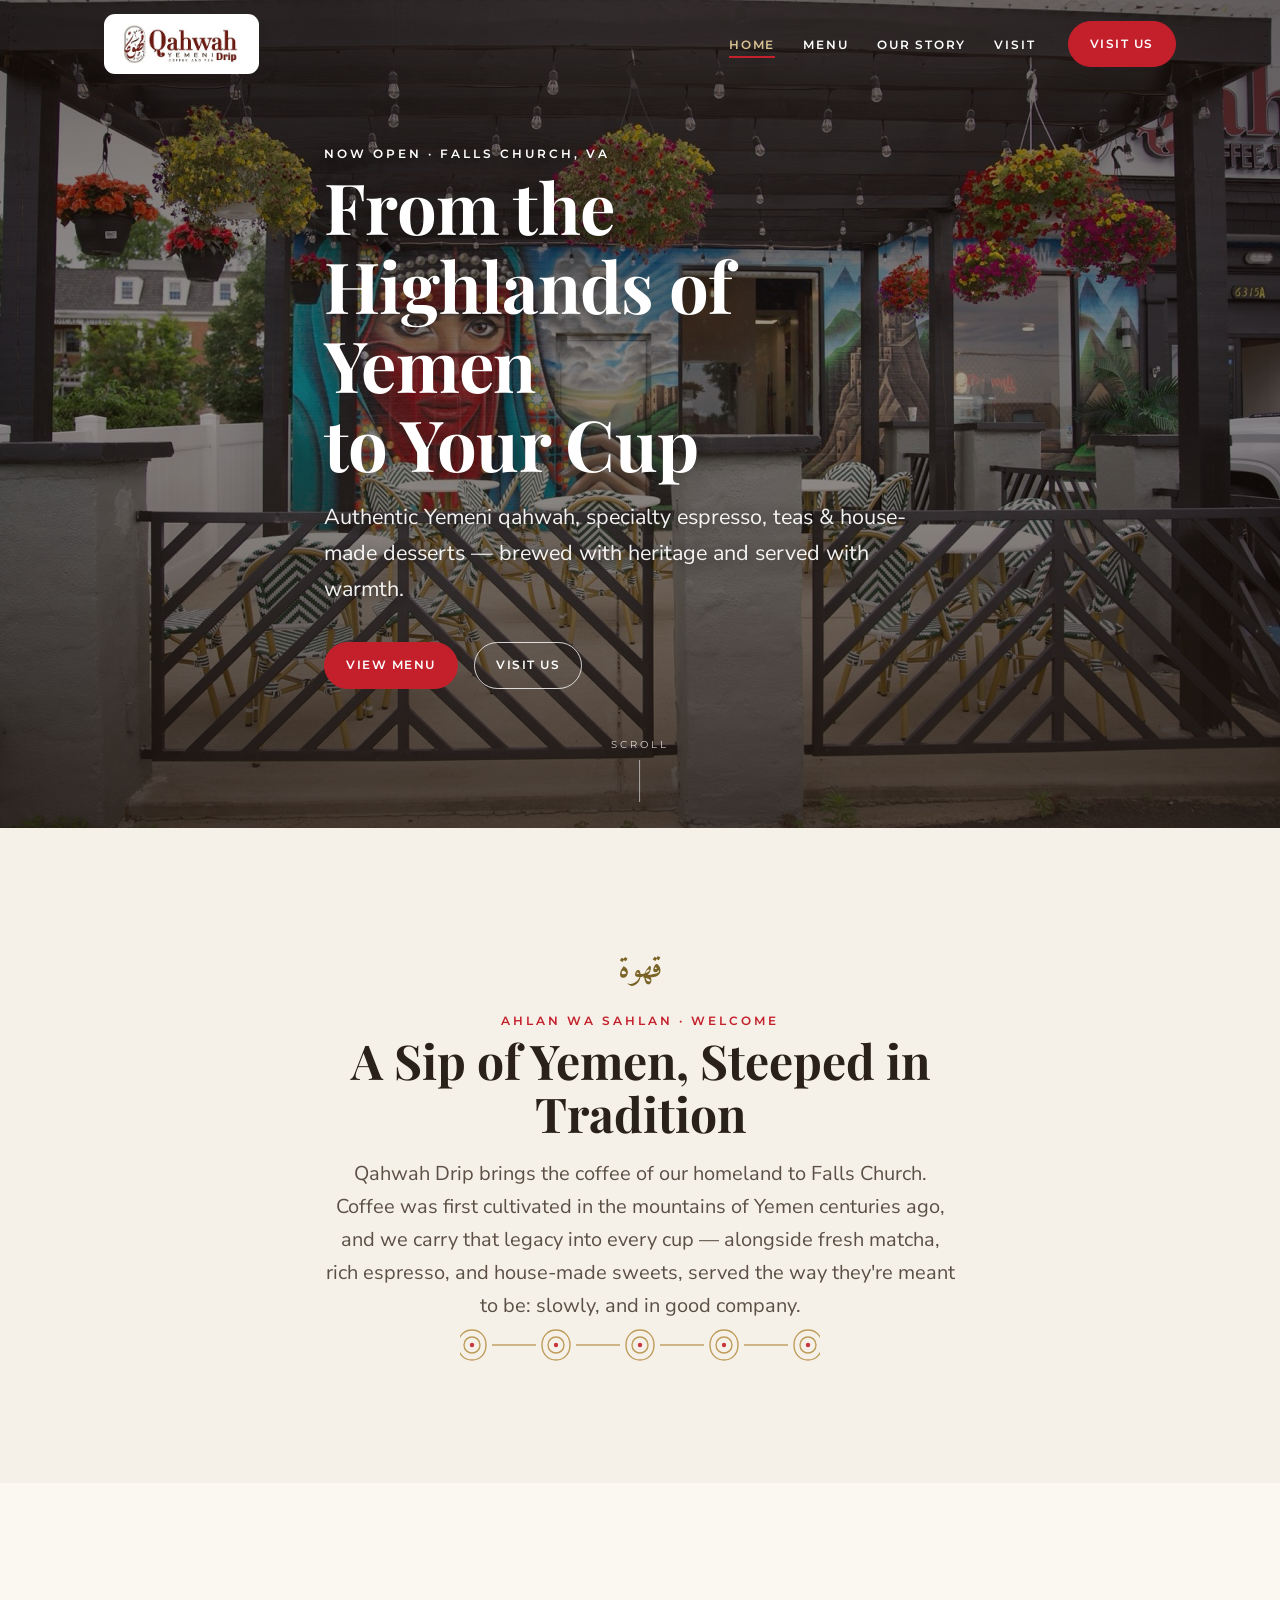
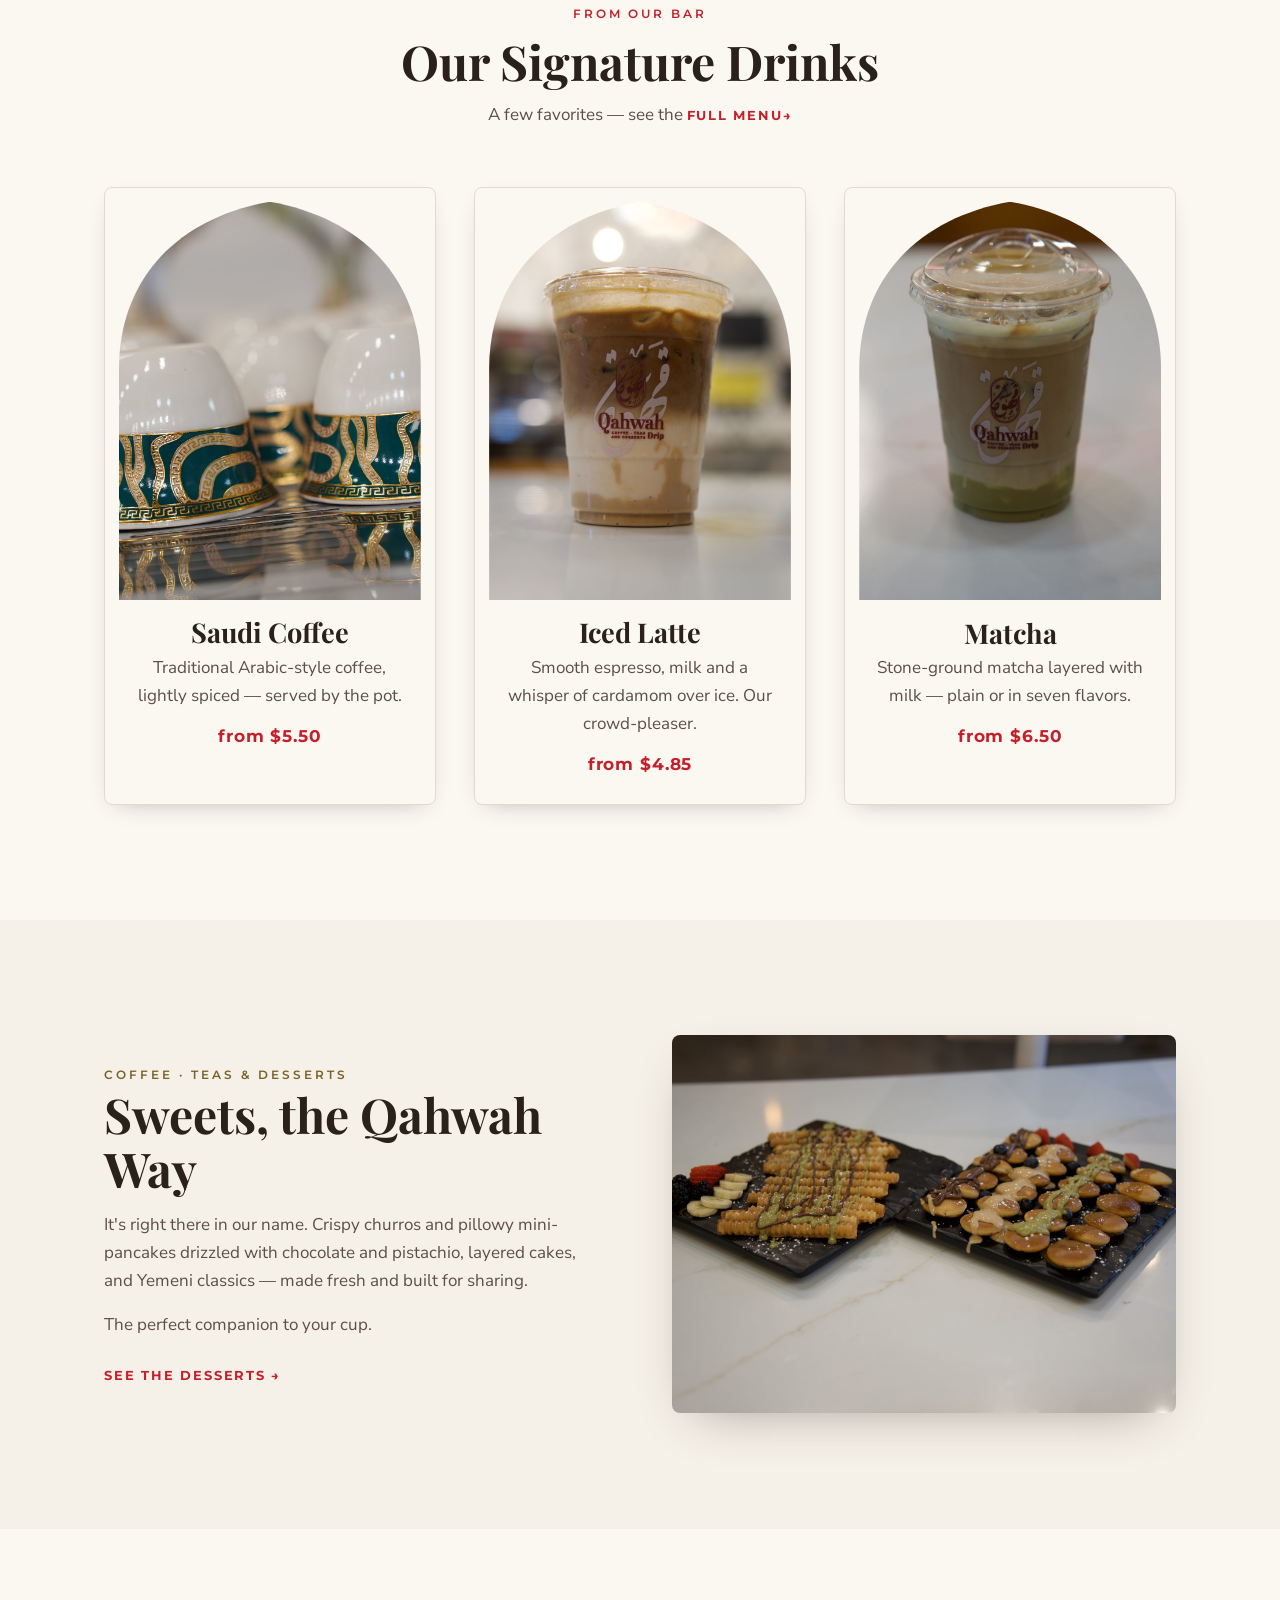
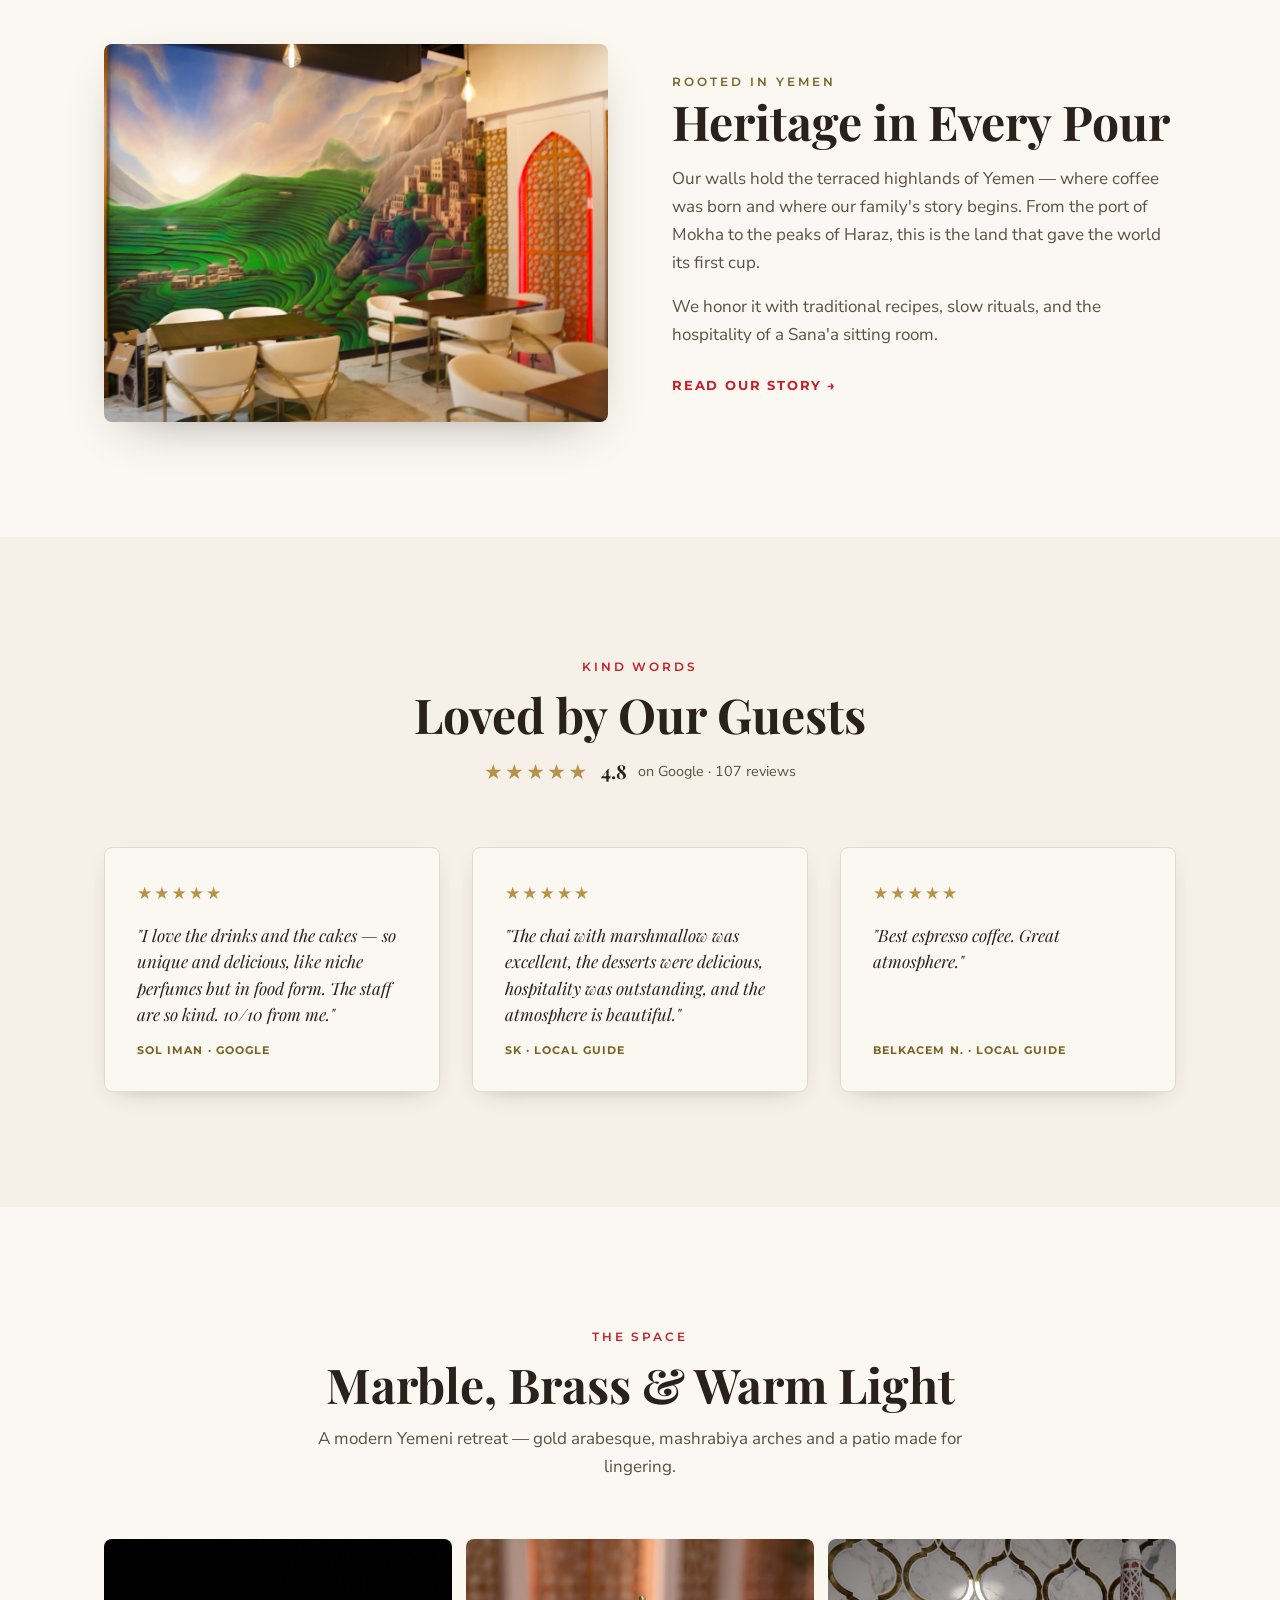
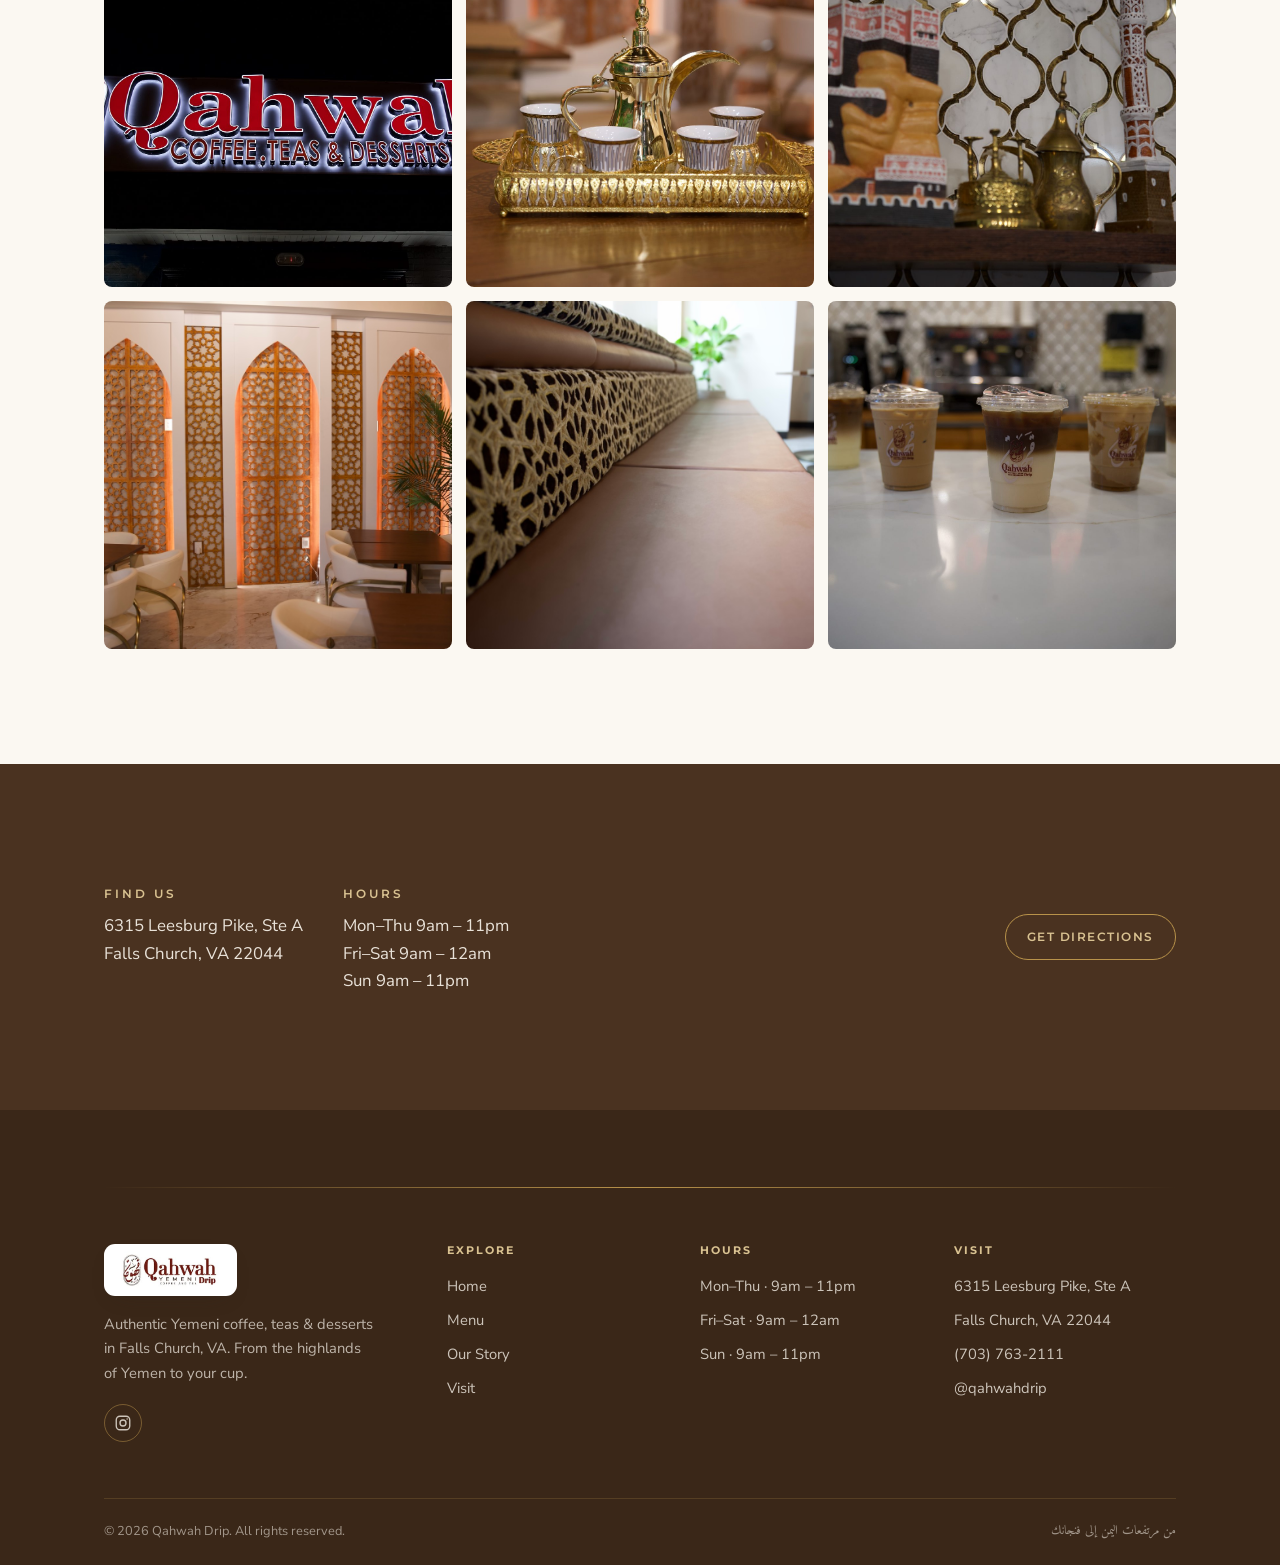
<file: site/public/index.html>
<!DOCTYPE html>
<html lang="en">
<head>
  <meta charset="UTF-8" />
  <meta name="viewport" content="width=device-width, initial-scale=1.0" />
  <title>Qahwah Drip — Authentic Yemeni Coffee · Falls Church, VA</title>
  <meta name="description" content="Qahwah Drip is an authentic Yemeni coffee house in Falls Church, VA — qahwah, qishr, specialty espresso, matcha, teas, and house-made desserts. Now open. Dine-in & takeout." />
  <link rel="canonical" href="https://qahwahdrip.com/" />
  <meta name="robots" content="index, follow, max-image-preview:large, max-snippet:-1" />
  <meta name="author" content="Qahwah Drip" />
  <meta name="theme-color" content="#C4202C" />
  <meta name="geo.region" content="US-VA" />
  <meta name="geo.placename" content="Falls Church" />
  <meta name="geo.position" content="38.870886;-77.155263" />
  <meta name="ICBM" content="38.870886, -77.155263" />
  <meta property="og:type" content="website" />
  <meta property="og:site_name" content="Qahwah Drip" />
  <meta property="og:locale" content="en_US" />
  <meta property="og:title" content="Qahwah Drip — Authentic Yemeni Coffee · Falls Church, VA" />
  <meta property="og:description" content="Authentic Yemeni qahwah, specialty espresso, matcha, teas and house-made desserts. Now open in Falls Church, VA — dine-in & takeout." />
  <meta property="og:url" content="https://qahwahdrip.com/" />
  <meta property="og:image" content="https://qahwahdrip.com/images/og-cover.jpg" />
  <meta property="og:image:width" content="1200" />
  <meta property="og:image:height" content="630" />
  <meta property="og:image:alt" content="Qahwah Drip — authentic Yemeni coffee, Falls Church, VA" />
  <meta name="twitter:card" content="summary_large_image" />
  <meta name="twitter:title" content="Qahwah Drip — Authentic Yemeni Coffee · Falls Church, VA" />
  <meta name="twitter:description" content="Authentic Yemeni qahwah, espresso, matcha, teas & house-made desserts. Now open in Falls Church, VA." />
  <meta name="twitter:image" content="https://qahwahdrip.com/images/og-cover.jpg" />
  <meta name="twitter:image:alt" content="Qahwah Drip — authentic Yemeni coffee, Falls Church, VA" />
  <link rel="manifest" href="site.webmanifest" />
  <link rel="apple-touch-icon" href="images/apple-touch-icon.png" />
  <script type="application/ld+json">
{
  "@type": "CafeOrCoffeeShop",
  "@id": "https://qahwahdrip.com/#business",
  "name": "Qahwah Drip",
  "alternateName": "Qahwah Drip — Coffee, Teas and Desserts",
  "description": "Authentic Yemeni coffee house in Falls Church, VA serving qahwah, qishr, specialty espresso, matcha, teas and house-made desserts.",
  "url": "https://qahwahdrip.com/",
  "image": [
    "https://qahwahdrip.com/images/og-cover.jpg",
    "https://qahwahdrip.com/images/new-latte.jpg",
    "https://qahwahdrip.com/images/exterior-mural.jpg"
  ],
  "logo": "https://qahwahdrip.com/images/icon-512.png",
  "telephone": "+1-703-763-2111",
  "priceRange": "$$",
  "servesCuisine": [
    "Yemeni",
    "Coffee",
    "Tea",
    "Desserts"
  ],
  "currenciesAccepted": "USD",
  "address": {
    "@type": "PostalAddress",
    "streetAddress": "6315 Leesburg Pike, Ste A",
    "addressLocality": "Falls Church",
    "addressRegion": "VA",
    "postalCode": "22044",
    "addressCountry": "US"
  },
  "geo": {
    "@type": "GeoCoordinates",
    "latitude": 38.870886,
    "longitude": -77.155263
  },
  "hasMap": "https://www.google.com/maps/place/Qahwah+drip/@38.870886,-77.1552632,17z",
  "openingHoursSpecification": [
    {
      "@type": "OpeningHoursSpecification",
      "dayOfWeek": [
        "Monday",
        "Tuesday",
        "Wednesday",
        "Thursday"
      ],
      "opens": "09:00",
      "closes": "23:00"
    },
    {
      "@type": "OpeningHoursSpecification",
      "dayOfWeek": [
        "Friday",
        "Saturday"
      ],
      "opens": "09:00",
      "closes": "24:00"
    },
    {
      "@type": "OpeningHoursSpecification",
      "dayOfWeek": "Sunday",
      "opens": "09:00",
      "closes": "23:00"
    }
  ],
  "sameAs": [
    "https://www.instagram.com/qahwahdrip/"
  ],
  "hasMenu": "https://qahwahdrip.com/menu.html",
  "acceptsReservations": false,
  "areaServed": [
    "Falls Church, VA",
    "Arlington, VA",
    "Bailey's Crossroads, VA",
    "Washington, DC metro area"
  ],
  "aggregateRating": {
    "@type": "AggregateRating",
    "ratingValue": "4.8",
    "reviewCount": "107",
    "bestRating": "5"
  },
  "review": [
    {
      "@type": "Review",
      "author": {
        "@type": "Person",
        "name": "Sol Iman"
      },
      "reviewRating": {
        "@type": "Rating",
        "ratingValue": "5",
        "bestRating": "5"
      },
      "reviewBody": "I love the drinks and the cakes — so unique and delicious, like niche perfumes but in food form. The staff are so kind. 10/10 from me."
    },
    {
      "@type": "Review",
      "author": {
        "@type": "Person",
        "name": "SK"
      },
      "reviewRating": {
        "@type": "Rating",
        "ratingValue": "5",
        "bestRating": "5"
      },
      "reviewBody": "The chai with marshmallow was excellent, the desserts were delicious, hospitality was outstanding, and the atmosphere is beautiful."
    },
    {
      "@type": "Review",
      "author": {
        "@type": "Person",
        "name": "Belkacem N."
      },
      "reviewRating": {
        "@type": "Rating",
        "ratingValue": "5",
        "bestRating": "5"
      },
      "reviewBody": "Best espresso coffee. Great atmosphere."
    }
  ],
  "@context": "https://schema.org"
}
  </script>
  <link rel="preconnect" href="https://fonts.googleapis.com">
  <link rel="preconnect" href="https://fonts.gstatic.com" crossorigin>
  <link href="https://fonts.googleapis.com/css2?family=Playfair+Display:ital,wght@0,500;0,700;0,800;1,500&family=Nunito+Sans:wght@400;600;700&family=Montserrat:wght@600;700&family=Amiri:wght@400;700&display=swap" rel="stylesheet">
  <link rel="icon" type="image/png" href="images/favicon.png" />
  <link rel="stylesheet" href="css/styles.css?v=2" />
</head>
<body>
  <a class="skip-link" href="#main">Skip to content</a>

  <!-- arch clip-path -->
  <svg width="0" height="0" aria-hidden="true" style="position:absolute">
    <defs>
      <clipPath id="archClip" clipPathUnits="objectBoundingBox">
        <path d="M0,1 L0,0.42 C0,0.19 0.2,0.04 0.5,0 C0.8,0.04 1,0.19 1,0.42 L1,1 Z" />
      </clipPath>
    </defs>
  </svg>

  <header class="site-header">
    <div class="container site-header__inner">
      <a class="brand" href="index.html" aria-label="Qahwah Drip home">
        <img class="brand-logo" src="images/logo.png" alt="Qahwah Drip — Yemeni Coffee and Tea" />
      </a>
      <nav class="nav" aria-label="Primary">
        <button class="nav__toggle" aria-label="Open menu" aria-expanded="false" aria-controls="primary-nav"><span></span><span></span><span></span></button>
        <ul class="nav__links" id="primary-nav">
          <li><a href="index.html" aria-current="page">Home</a></li>
          <li><a href="menu.html">Menu</a></li>
          <li><a href="story.html">Our Story</a></li>
          <li><a href="visit.html">Visit</a></li>
        </ul>
        <a class="btn btn--primary" href="visit.html">Visit Us</a>
      </nav>
    </div>
  </header>
  <div class="nav-scrim"></div>

  <main id="main" tabindex="-1">
    <!-- Hero -->
    <section class="hero">
      <div class="hero__media"><img src="images/exterior-mural.jpg" alt="Qahwah Drip's covered patio with a Yemeni mural of a woman in a red veil beside a mountain village" /></div>
      <div class="container hero__content">
        <span class="kicker kicker--light">Now Open · Falls Church, VA</span>
        <h1>From the Highlands of Yemen<br>to Your Cup</h1>
        <p>Authentic Yemeni qahwah, specialty espresso, teas &amp; house-made desserts — brewed with heritage and served with warmth.</p>
        <div class="hero__actions">
          <a class="btn btn--primary" href="menu.html">View Menu</a>
          <a class="btn btn--light" href="visit.html">Visit Us</a>
        </div>
      </div>
      <div class="scrollcue">Scroll</div>
    </section>

    <!-- Intro -->
    <section class="section section--marble">
      <div class="container intro reveal">
        <span class="arabic" lang="ar" dir="rtl">قهوة</span>
        <span class="kicker">Ahlan wa Sahlan · Welcome</span>
        <h2>A Sip of Yemen, Steeped in Tradition</h2>
        <p class="lede">Qahwah Drip brings the coffee of our homeland to Falls Church. Coffee was first cultivated in the mountains of Yemen centuries ago, and we carry that legacy into every cup — alongside fresh matcha, rich espresso, and house-made sweets, served the way they're meant to be: slowly, and in good company.</p>
        <hr class="divider divider--center" />
      </div>
    </section>

    <!-- Signature drinks -->
    <section class="section section--linen">
      <div class="container">
        <div class="sec-head reveal">
          <span class="kicker">From Our Bar</span>
          <h2>Our Signature Drinks</h2>
          <p>A few favorites — see the <a class="textlink" href="menu.html" style="display:inline">full menu</a></p>
        </div>
        <div class="cards">
          <article class="card reveal">
            <div class="card__media"><img class="arch" src="images/new-cup.jpg" alt="White Yemeni qahwah cups with an emerald-green and gold band, reflected on the glass counter" /></div>
            <div class="card__body">
              <h3>Saudi Coffee</h3>
              <p>Traditional Arabic-style coffee, lightly spiced — served by the pot.</p>
              <div class="card__price">from $5.50</div>
            </div>
          </article>
          <article class="card reveal">
            <div class="card__media"><img class="arch" src="images/new-latte.jpg" alt="Iced Yemeni latte in a Qahwah Drip cup at the espresso bar" /></div>
            <div class="card__body">
              <h3>Iced Latte</h3>
              <p>Smooth espresso, milk and a whisper of cardamom over ice. Our crowd-pleaser.</p>
              <div class="card__price">from $4.85</div>
            </div>
          </article>
          <article class="card reveal">
            <div class="card__media"><img class="arch" src="images/new-matcha.jpg" alt="Layered iced matcha latte in a Qahwah Drip cup" /></div>
            <div class="card__body">
              <h3>Matcha</h3>
              <p>Stone-ground matcha layered with milk — plain or in seven flavors.</p>
              <div class="card__price">from $6.50</div>
            </div>
          </article>
        </div>
      </div>
    </section>

    <!-- Desserts feature -->
    <section class="section section--marble">
      <div class="container split split--reverse">
        <div class="split__media framed reveal"><img src="images/dessert-spread.jpg" alt="Crispy churros and mini Yemeni pancakes drizzled with chocolate and pistachio, with fresh fruit" /></div>
        <div class="split__body reveal">
          <span class="kicker kicker--brass">Coffee · Teas &amp; Desserts</span>
          <h2>Sweets, the Qahwah Way</h2>
          <p>It's right there in our name. Crispy churros and pillowy mini-pancakes drizzled with chocolate and pistachio, layered cakes, and Yemeni classics — made fresh and built for sharing.</p>
          <p>The perfect companion to your cup.</p>
          <a class="textlink" href="menu.html#desserts">See the desserts</a>
        </div>
      </div>
    </section>

    <!-- Heritage teaser -->
    <section class="section section--linen">
      <div class="container split">
        <div class="split__media framed reveal"><img src="images/mountain-mural.jpg" alt="Hand-painted mural of a green terraced Yemeni mountain village" /></div>
        <div class="split__body reveal">
          <span class="kicker kicker--brass">Rooted in Yemen</span>
          <h2>Heritage in Every Pour</h2>
          <p>Our walls hold the terraced highlands of Yemen — where coffee was born and where our family's story begins. From the port of Mokha to the peaks of Haraz, this is the land that gave the world its first cup.</p>
          <p>We honor it with traditional recipes, slow rituals, and the hospitality of a Sana'a sitting room.</p>
          <a class="textlink" href="story.html">Read our story</a>
        </div>
      </div>
    </section>

    <!-- Reviews -->
    <section class="section section--marble">
      <div class="container">
        <div class="sec-head reveal">
          <span class="kicker">Kind Words</span>
          <h2>Loved by Our Guests</h2>
          <div class="rating-line"><span class="stars">★★★★★</span><b>4.8</b><span>on Google · 107 reviews</span></div>
        </div>
        <div class="reviews">
          <figure class="review reveal">
            <div class="review__stars">★★★★★</div>
            <blockquote class="review__text">"I love the drinks and the cakes — so unique and delicious, like niche perfumes but in food form. The staff are so kind. 10/10 from me."</blockquote>
            <figcaption class="review__who">Sol Iman · Google</figcaption>
          </figure>
          <figure class="review reveal">
            <div class="review__stars">★★★★★</div>
            <blockquote class="review__text">"The chai with marshmallow was excellent, the desserts were delicious, hospitality was outstanding, and the atmosphere is beautiful."</blockquote>
            <figcaption class="review__who">SK · Local Guide</figcaption>
          </figure>
          <figure class="review reveal">
            <div class="review__stars">★★★★★</div>
            <blockquote class="review__text">"Best espresso coffee. Great atmosphere."</blockquote>
            <figcaption class="review__who">Belkacem N. · Local Guide</figcaption>
          </figure>
        </div>
      </div>
    </section>

    <!-- The Space gallery -->
    <section class="section section--linen">
      <div class="container">
        <div class="sec-head reveal">
          <span class="kicker">The Space</span>
          <h2>Marble, Brass &amp; Warm Light</h2>
          <p>A modern Yemeni retreat — gold arabesque, mashrabiya arches and a patio made for lingering.</p>
        </div>
        <div class="gallery gallery--six reveal">
          <a href="images/storefront-sign.jpg"><img src="images/storefront-sign.jpg" alt="The illuminated Qahwah Drip storefront sign at night" loading="lazy" /></a>
          <a href="images/dallah-arches.jpg"><img src="images/dallah-arches.jpg" alt="A gold dallah coffee pot and cups on an ornate tray before mashrabiya arches" loading="lazy" /></a>
          <a href="images/heritage-shelf.jpg"><img src="images/heritage-shelf.jpg" alt="Clay models of Sana'a tower-houses and brass dallahs on the brass-lattice marble wall" loading="lazy" /></a>
          <a href="images/arches.jpg"><img src="images/arches.jpg" alt="White mashrabiya arch panels and marble interior" loading="lazy" /></a>
          <a href="images/banquette.jpg"><img src="images/banquette.jpg" alt="Leather banquette with Islamic geometric upholstery" loading="lazy" /></a>
          <a href="images/drinks-lineup.jpg"><img src="images/drinks-lineup.jpg" alt="A lineup of Qahwah Drip iced drinks on the marble counter" loading="lazy" /></a>
        </div>
      </div>
    </section>

    <!-- Visit CTA -->
    <section class="section band--walnut">
      <div class="container cta-band">
        <div class="cta-band__info">
          <div class="item">
            <span class="kicker">Find Us</span>
            <p>6315 Leesburg Pike, Ste A<br>Falls Church, VA 22044</p>
          </div>
          <div class="item">
            <span class="kicker">Hours</span>
            <p>Mon–Thu 9am – 11pm<br>Fri–Sat 9am – 12am<br>Sun 9am – 11pm</p>
          </div>
        </div>
        <a class="btn btn--brass" href="https://www.google.com/maps/dir/?api=1&amp;destination=6315%20Leesburg%20Pike%20Ste%20A%2C%20Falls%20Church%2C%20VA%2022044" target="_blank" rel="noopener">Get Directions</a>
      </div>
    </section>
  </main>

  <!-- Footer -->
  <footer class="site-footer">
    <div class="container">
      <div class="brass-rule"></div>
      <div class="footer-grid">
        <div class="footer-brand">
          <a class="brand" href="index.html" aria-label="Qahwah Drip home"><img class="brand-logo brand-logo--footer" src="images/logo.png" alt="Qahwah Drip — Yemeni Coffee and Tea" /></a>
          <p>Authentic Yemeni coffee, teas &amp; desserts in Falls Church, VA. From the highlands of Yemen to your cup.</p>
          <div class="socials">
            <a href="https://www.instagram.com/qahwahdrip/" target="_blank" rel="noopener" aria-label="Qahwah Drip on Instagram"><svg viewBox="0 0 24 24" fill="none" stroke="currentColor" stroke-width="1.8" aria-hidden="true"><rect x="3" y="3" width="18" height="18" rx="5"/><circle cx="12" cy="12" r="4"/><circle cx="17.5" cy="6.5" r="1" fill="currentColor" stroke="none"/></svg></a>
          </div>
        </div>
        <div>
          <h3>Explore</h3>
          <ul>
            <li><a href="index.html">Home</a></li>
            <li><a href="menu.html">Menu</a></li>
            <li><a href="story.html">Our Story</a></li>
            <li><a href="visit.html">Visit</a></li>
          </ul>
        </div>
        <div>
          <h3>Hours</h3>
          <ul>
            <li>Mon–Thu · 9am – 11pm</li>
            <li>Fri–Sat · 9am – 12am</li>
            <li>Sun · 9am – 11pm</li>
          </ul>
        </div>
        <div>
          <h3>Visit</h3>
          <ul>
            <li>6315 Leesburg Pike, Ste A</li>
            <li>Falls Church, VA 22044</li>
            <li><a href="tel:+17037632111">(703) 763-2111</a></li>
            <li><a href="https://www.instagram.com/qahwahdrip/" target="_blank" rel="noopener">@qahwahdrip</a></li>
          </ul>
        </div>
      </div>
      <div class="footer-bottom">
        <span>© <span data-year>2026</span> Qahwah Drip. All rights reserved.</span>
        <span class="arabic" lang="ar" dir="rtl">من مرتفعات اليمن إلى فنجانك</span>
      </div>
    </div>
  </footer>

  <script src="js/main.js?v=2"></script>
</body>
</html>
</file>
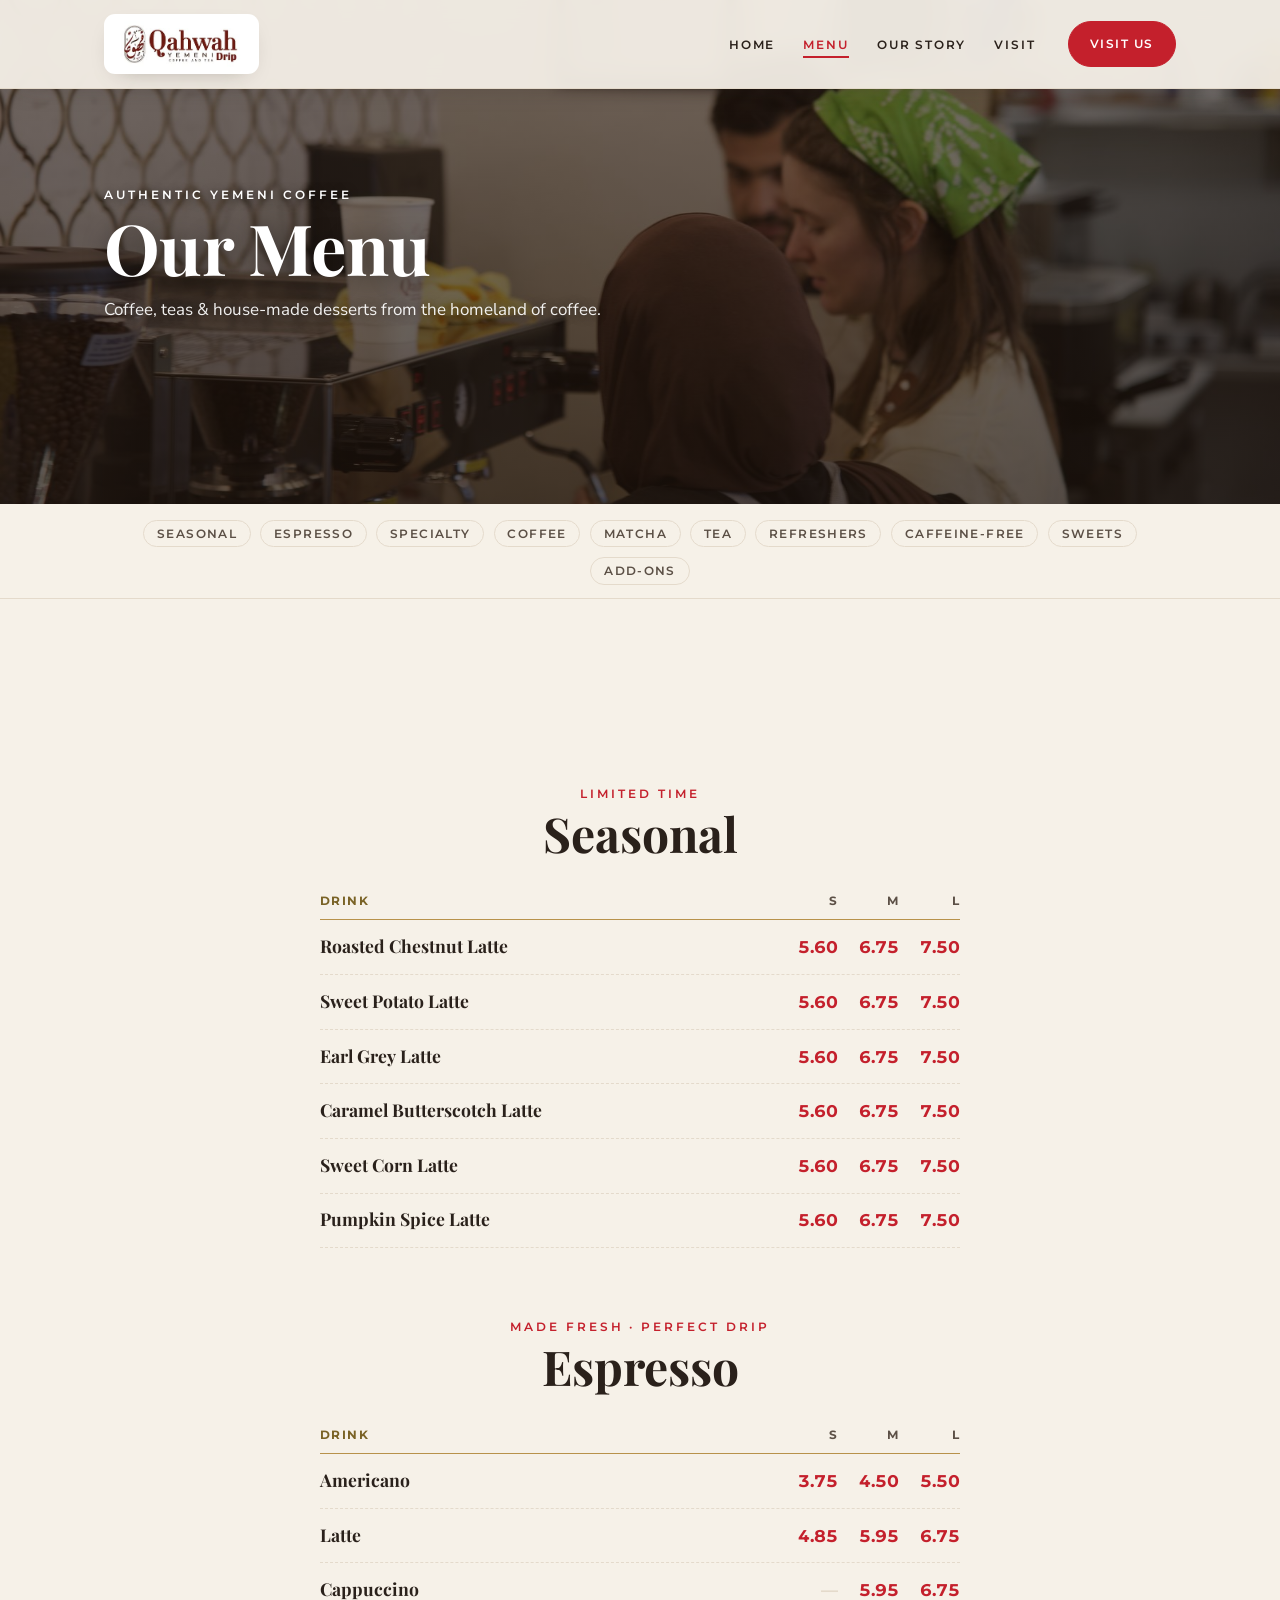
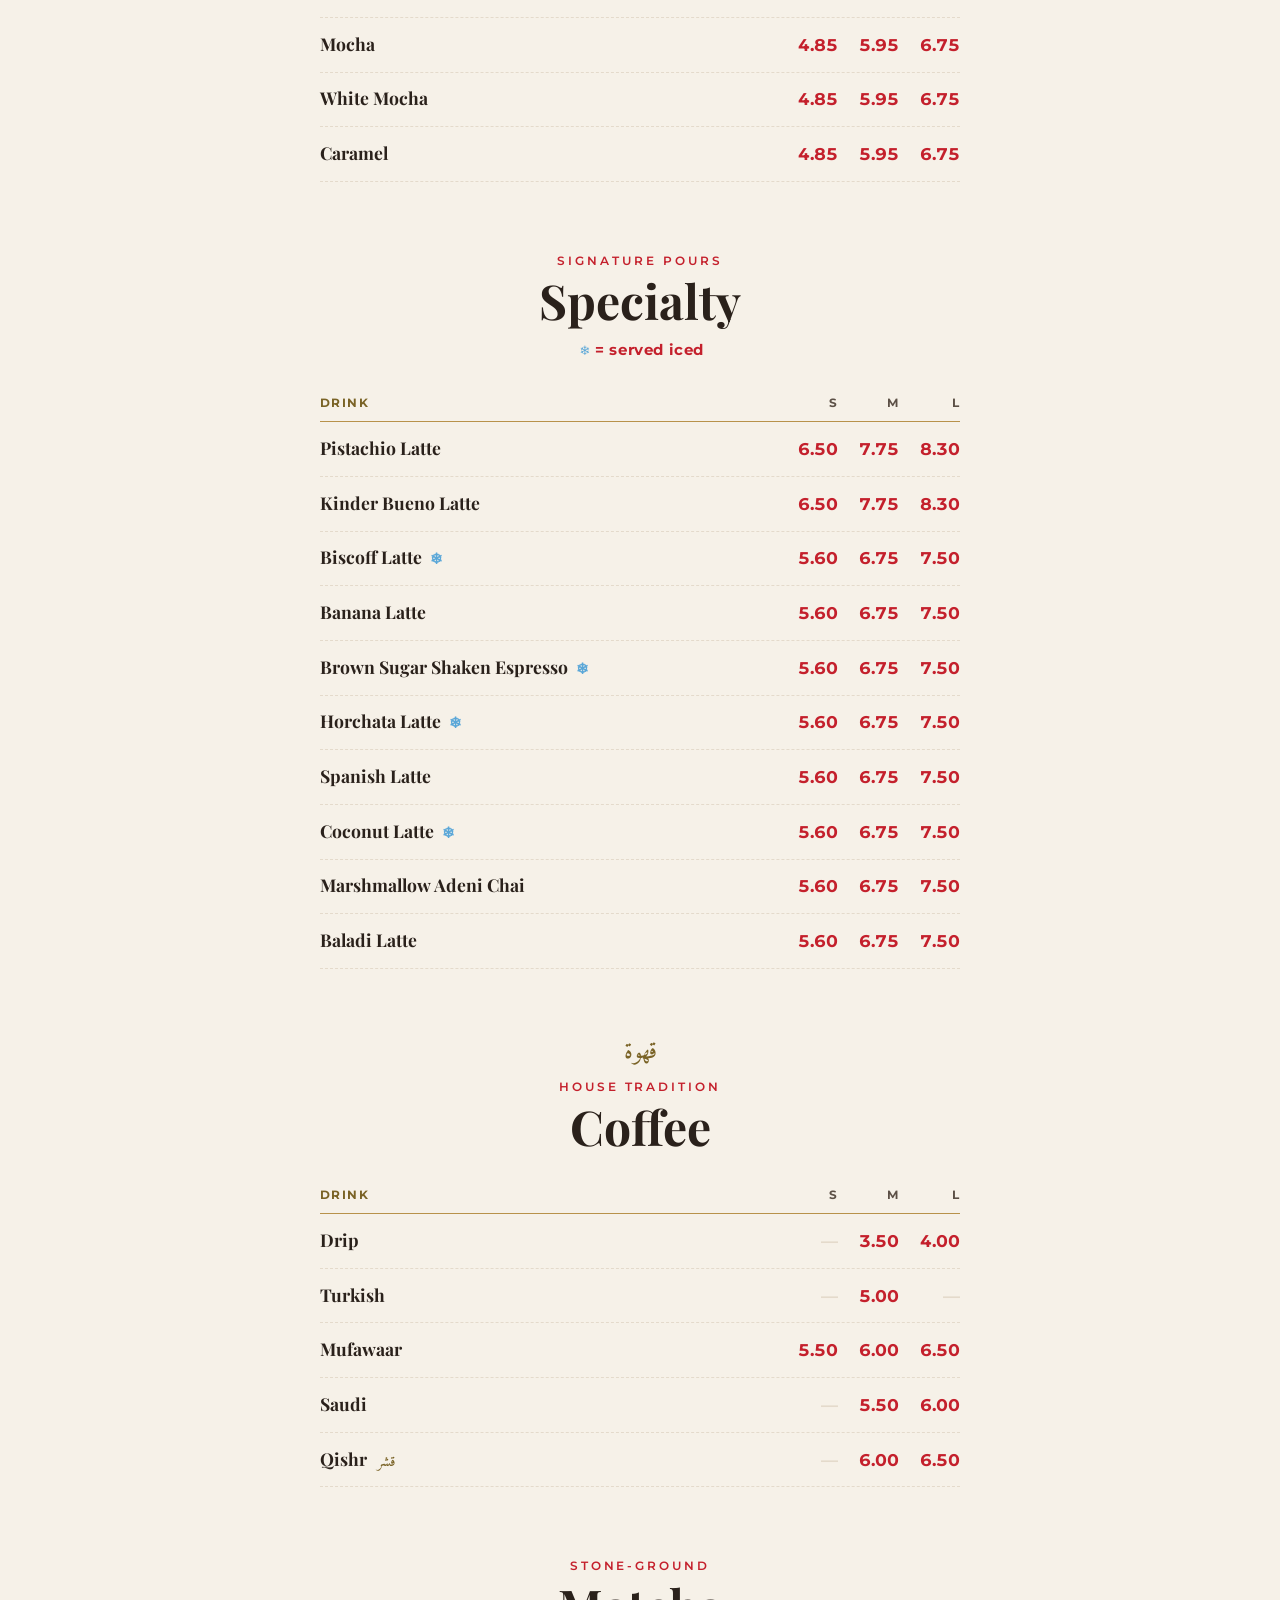
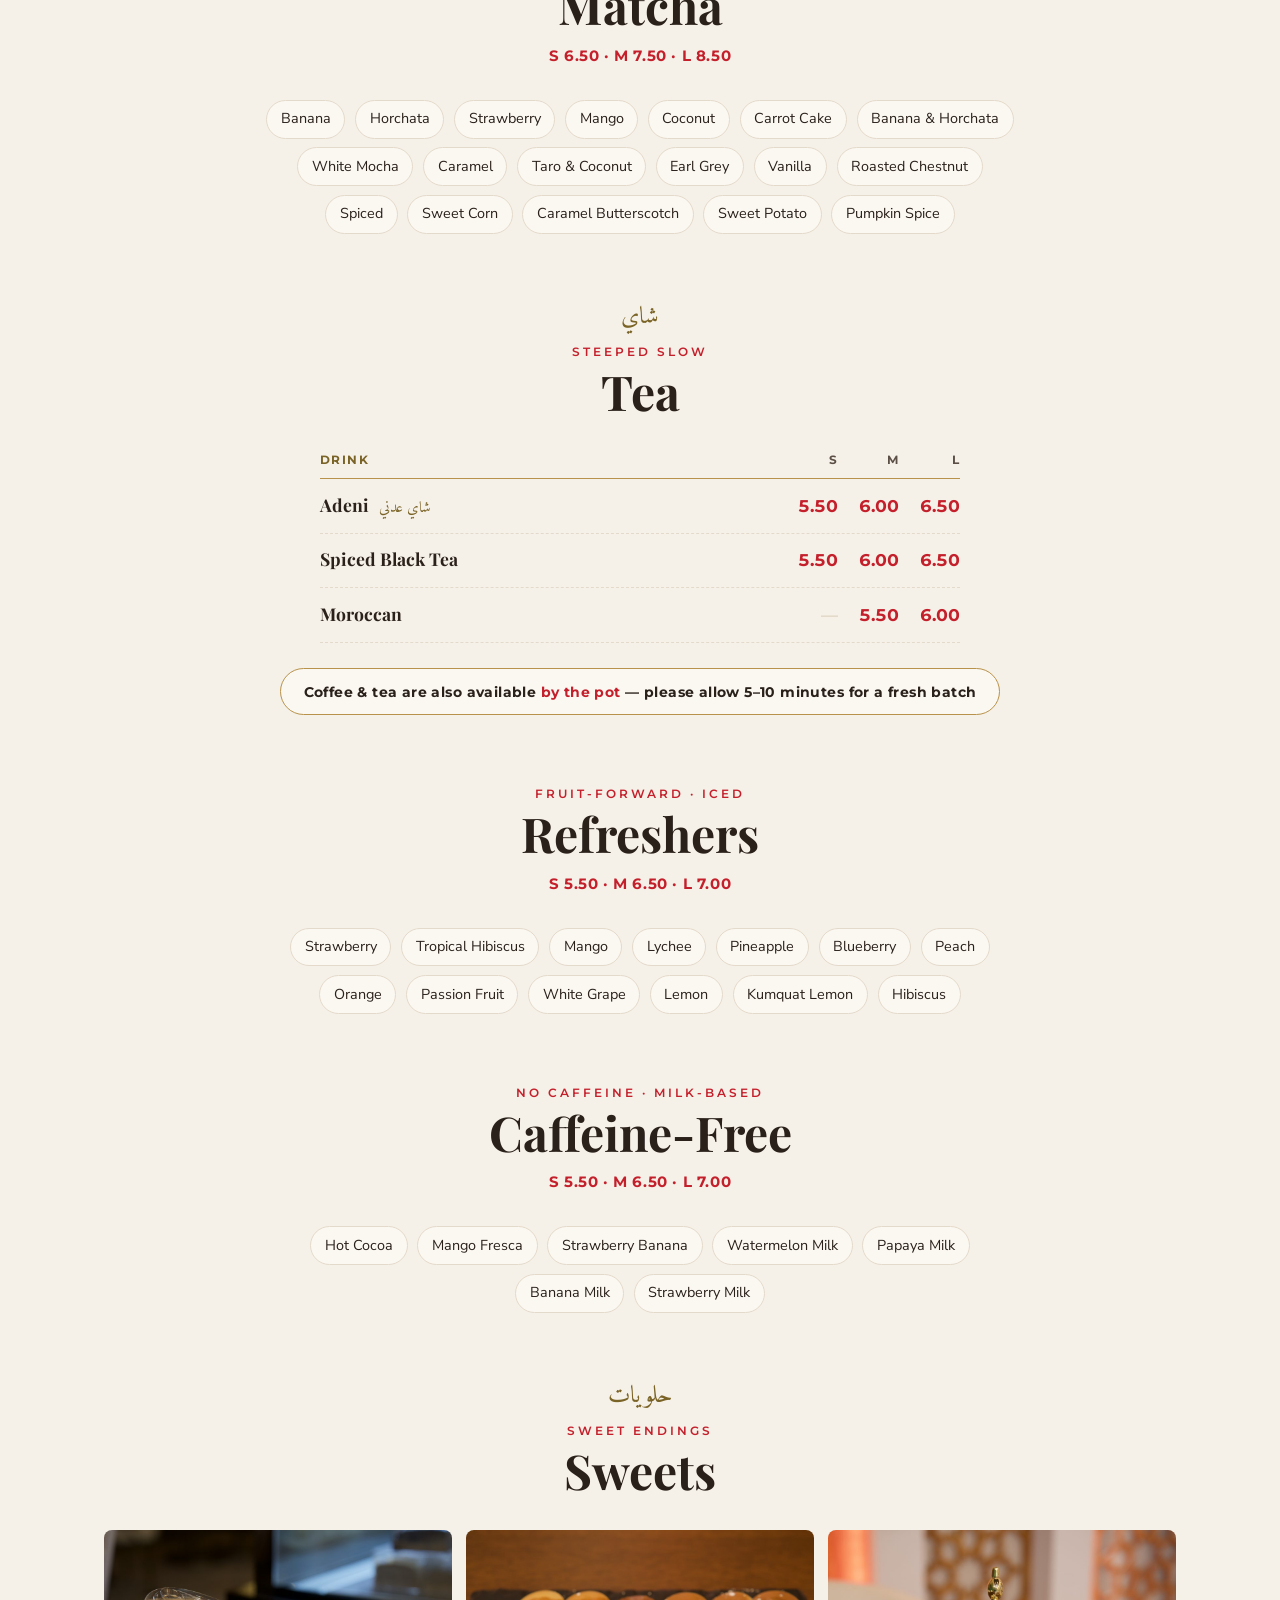
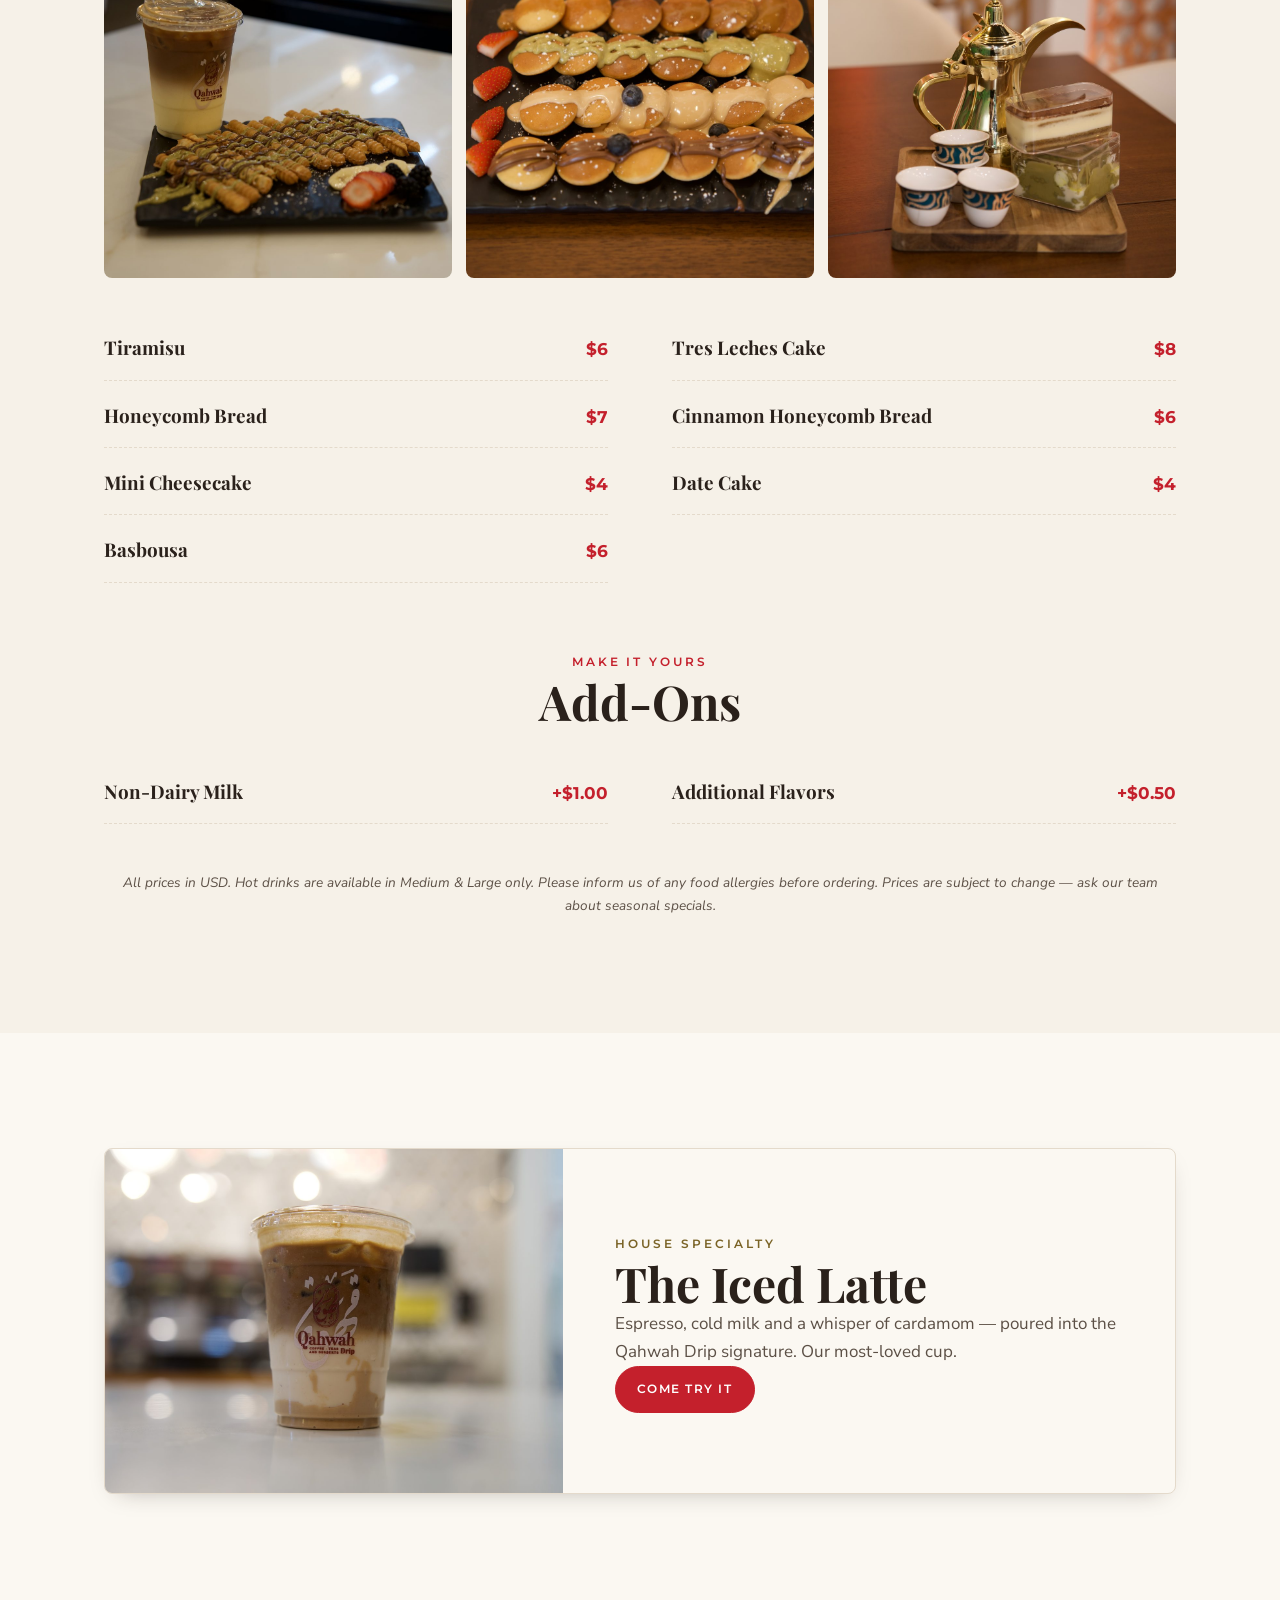
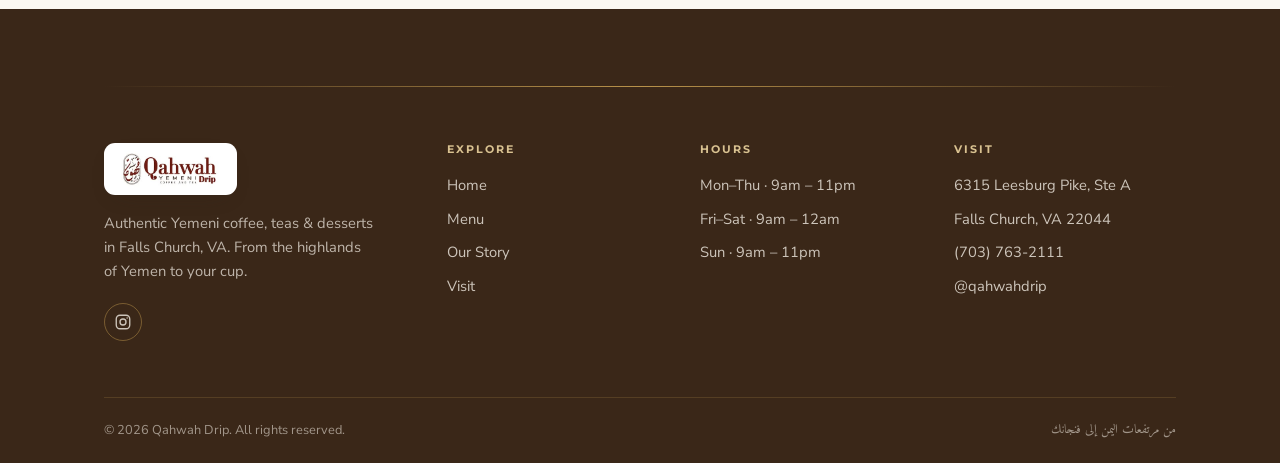
<file: site/public/menu.html>
<!DOCTYPE html>
<html lang="en">
<head>
  <meta charset="UTF-8" />
  <meta name="viewport" content="width=device-width, initial-scale=1.0" />
  <title>Menu — Qahwah Drip · Falls Church, VA</title>
  <meta name="description" content="The Qahwah Drip menu: specialty espresso and signature lattes, traditional coffee — drip, Turkish, Mufawaar, Saudi and qishr — matcha, teas, fruit refreshers, caffeine-free drinks and house-made sweets in Falls Church, VA." />
  <link rel="canonical" href="https://qahwahdrip.com/menu.html" />
  <meta name="robots" content="index, follow, max-image-preview:large, max-snippet:-1" />
  <meta name="author" content="Qahwah Drip" />
  <meta name="theme-color" content="#C4202C" />
  <meta property="og:type" content="website" />
  <meta property="og:site_name" content="Qahwah Drip" />
  <meta property="og:locale" content="en_US" />
  <meta property="og:title" content="Menu — Qahwah Drip · Falls Church, VA" />
  <meta property="og:description" content="Specialty espresso, signature lattes, traditional coffee, matcha, teas, fruit refreshers, caffeine-free drinks and house-made sweets." />
  <meta property="og:url" content="https://qahwahdrip.com/menu.html" />
  <meta property="og:image" content="https://qahwahdrip.com/images/og-menu.jpg" />
  <meta property="og:image:width" content="1200" />
  <meta property="og:image:height" content="630" />
  <meta property="og:image:alt" content="A lineup of Qahwah Drip iced coffees, lattes and matcha" />
  <meta name="twitter:card" content="summary_large_image" />
  <meta name="twitter:title" content="Menu — Qahwah Drip · Falls Church, VA" />
  <meta name="twitter:description" content="Specialty espresso, signature lattes, traditional coffee, matcha, teas, refreshers & house-made sweets." />
  <meta name="twitter:image" content="https://qahwahdrip.com/images/og-menu.jpg" />
  <meta name="twitter:image:alt" content="A lineup of Qahwah Drip iced coffees, lattes and matcha" />
  <link rel="manifest" href="site.webmanifest" />
  <link rel="apple-touch-icon" href="images/apple-touch-icon.png" />
  <script type="application/ld+json">
{
  "@context": "https://schema.org",
  "@graph": [
    {
      "@type": "CafeOrCoffeeShop",
      "@id": "https://qahwahdrip.com/#business",
      "name": "Qahwah Drip",
      "alternateName": "Qahwah Drip — Coffee, Teas and Desserts",
      "description": "Authentic Yemeni coffee house in Falls Church, VA serving specialty espresso, signature lattes, traditional coffee (drip, Turkish, Mufawaar, Saudi, qishr), matcha, teas, fruit refreshers, caffeine-free drinks and house-made sweets.",
      "url": "https://qahwahdrip.com/",
      "image": [
        "https://qahwahdrip.com/images/og-cover.jpg",
        "https://qahwahdrip.com/images/new-latte.jpg",
        "https://qahwahdrip.com/images/exterior-mural.jpg"
      ],
      "logo": "https://qahwahdrip.com/images/icon-512.png",
      "telephone": "+1-703-763-2111",
      "priceRange": "$$",
      "servesCuisine": [
        "Yemeni",
        "Coffee",
        "Tea",
        "Desserts"
      ],
      "currenciesAccepted": "USD",
      "address": {
        "@type": "PostalAddress",
        "streetAddress": "6315 Leesburg Pike, Ste A",
        "addressLocality": "Falls Church",
        "addressRegion": "VA",
        "postalCode": "22044",
        "addressCountry": "US"
      },
      "geo": {
        "@type": "GeoCoordinates",
        "latitude": 38.870886,
        "longitude": -77.155263
      },
      "hasMap": "https://www.google.com/maps/place/Qahwah+drip/@38.870886,-77.1552632,17z",
      "openingHoursSpecification": [
        {
          "@type": "OpeningHoursSpecification",
          "dayOfWeek": [
            "Monday",
            "Tuesday",
            "Wednesday",
            "Thursday"
          ],
          "opens": "09:00",
          "closes": "23:00"
        },
        {
          "@type": "OpeningHoursSpecification",
          "dayOfWeek": [
            "Friday",
            "Saturday"
          ],
          "opens": "09:00",
          "closes": "24:00"
        },
        {
          "@type": "OpeningHoursSpecification",
          "dayOfWeek": "Sunday",
          "opens": "09:00",
          "closes": "23:00"
        }
      ],
      "sameAs": [
        "https://www.instagram.com/qahwahdrip/"
      ],
      "hasMenu": "https://qahwahdrip.com/menu.html",
      "acceptsReservations": false,
      "areaServed": [
        "Falls Church, VA",
        "Arlington, VA",
        "Bailey's Crossroads, VA",
        "Washington, DC metro area"
      ]
    },
    {
      "@type": "BreadcrumbList",
      "itemListElement": [
        {
          "@type": "ListItem",
          "position": 1,
          "name": "Home",
          "item": "https://qahwahdrip.com/"
        },
        {
          "@type": "ListItem",
          "position": 2,
          "name": "Menu",
          "item": "https://qahwahdrip.com/menu.html"
        }
      ]
    }
  ]
}
  </script>
  <link rel="preconnect" href="https://fonts.googleapis.com">
  <link rel="preconnect" href="https://fonts.gstatic.com" crossorigin>
  <link href="https://fonts.googleapis.com/css2?family=Playfair+Display:ital,wght@0,500;0,700;0,800;1,500&family=Nunito+Sans:wght@400;600;700&family=Montserrat:wght@600;700&family=Amiri:wght@400;700&display=swap" rel="stylesheet">
  <link rel="icon" type="image/png" href="images/favicon.png" />
  <link rel="stylesheet" href="css/styles.css?v=2" />
</head>
<body class="inner-page">
  <a class="skip-link" href="#main">Skip to content</a>
  <svg width="0" height="0" aria-hidden="true" style="position:absolute"><defs><clipPath id="archClip" clipPathUnits="objectBoundingBox"><path d="M0,1 L0,0.42 C0,0.19 0.2,0.04 0.5,0 C0.8,0.04 1,0.19 1,0.42 L1,1 Z" /></clipPath></defs></svg>

  <header class="site-header">
    <div class="container site-header__inner">
      <a class="brand" href="index.html" aria-label="Qahwah Drip home">
        <img class="brand-logo" src="images/logo.png" alt="Qahwah Drip — Yemeni Coffee and Tea" />
      </a>
      <nav class="nav" aria-label="Primary">
        <button class="nav__toggle" aria-label="Open menu" aria-expanded="false" aria-controls="primary-nav"><span></span><span></span><span></span></button>
        <ul class="nav__links" id="primary-nav">
          <li><a href="index.html">Home</a></li>
          <li><a href="menu.html" aria-current="page">Menu</a></li>
          <li><a href="story.html">Our Story</a></li>
          <li><a href="visit.html">Visit</a></li>
        </ul>
        <a class="btn btn--primary" href="visit.html">Visit Us</a>
      </nav>
    </div>
  </header>
  <div class="nav-scrim"></div>

  <main id="main" tabindex="-1">
    <!-- Page hero -->
    <section class="pagehero">
      <div class="pagehero__media"><img src="images/menu-banner.jpg" alt="The Qahwah Drip team crafting drinks at the espresso bar beneath the logo wall" /></div>
      <div class="container">
        <span class="kicker kicker--light">Authentic Yemeni Coffee</span>
        <h1>Our Menu</h1>
        <p>Coffee, teas &amp; house-made desserts from the homeland of coffee.</p>
      </div>
    </section>

    <!-- Category nav -->
    <nav class="menu-nav" aria-label="Menu categories">
      <div class="container">
        <ul>
          <li><a href="#seasonal">Seasonal</a></li>
          <li><a href="#espresso">Espresso</a></li>
          <li><a href="#specialty">Specialty</a></li>
          <li><a href="#coffee">Coffee</a></li>
          <li><a href="#matcha">Matcha</a></li>
          <li><a href="#tea">Tea</a></li>
          <li><a href="#refreshers">Refreshers</a></li>
          <li><a href="#caffeine-free">Caffeine-Free</a></li>
          <li><a href="#desserts">Sweets</a></li>
          <li><a href="#addons">Add-Ons</a></li>
        </ul>
      </div>
    </nav>

    <section class="section section--marble">
      <div class="container">

        <!-- Seasonal -->
        <div class="menu-cat" id="seasonal">
          <div class="menu-cat__head reveal">
            <span class="kicker">Limited Time</span>
            <h2>Seasonal</h2>
          </div>
          <div class="size-list reveal">
            <div class="size-head"><span>Drink</span><span>S</span><span>M</span><span>L</span></div>
            <div class="size-row"><span class="size-row__name">Roasted Chestnut Latte</span><span class="size-row__p">5.60</span><span class="size-row__p">6.75</span><span class="size-row__p">7.50</span></div>
            <div class="size-row"><span class="size-row__name">Sweet Potato Latte</span><span class="size-row__p">5.60</span><span class="size-row__p">6.75</span><span class="size-row__p">7.50</span></div>
            <div class="size-row"><span class="size-row__name">Earl Grey Latte</span><span class="size-row__p">5.60</span><span class="size-row__p">6.75</span><span class="size-row__p">7.50</span></div>
            <div class="size-row"><span class="size-row__name">Caramel Butterscotch Latte</span><span class="size-row__p">5.60</span><span class="size-row__p">6.75</span><span class="size-row__p">7.50</span></div>
            <div class="size-row"><span class="size-row__name">Sweet Corn Latte</span><span class="size-row__p">5.60</span><span class="size-row__p">6.75</span><span class="size-row__p">7.50</span></div>
            <div class="size-row"><span class="size-row__name">Pumpkin Spice Latte</span><span class="size-row__p">5.60</span><span class="size-row__p">6.75</span><span class="size-row__p">7.50</span></div>
          </div>
        </div>

        <!-- Espresso -->
        <div class="menu-cat" id="espresso">
          <div class="menu-cat__head reveal">
            <span class="kicker">Made Fresh · Perfect Drip</span>
            <h2>Espresso</h2>
          </div>
          <div class="size-list reveal">
            <div class="size-head"><span>Drink</span><span>S</span><span>M</span><span>L</span></div>
            <div class="size-row"><span class="size-row__name">Americano</span><span class="size-row__p">3.75</span><span class="size-row__p">4.50</span><span class="size-row__p">5.50</span></div>
            <div class="size-row"><span class="size-row__name">Latte</span><span class="size-row__p">4.85</span><span class="size-row__p">5.95</span><span class="size-row__p">6.75</span></div>
            <div class="size-row"><span class="size-row__name">Cappuccino</span><span class="size-row__p size-row__p--na">—</span><span class="size-row__p">5.95</span><span class="size-row__p">6.75</span></div>
            <div class="size-row"><span class="size-row__name">Mocha</span><span class="size-row__p">4.85</span><span class="size-row__p">5.95</span><span class="size-row__p">6.75</span></div>
            <div class="size-row"><span class="size-row__name">White Mocha</span><span class="size-row__p">4.85</span><span class="size-row__p">5.95</span><span class="size-row__p">6.75</span></div>
            <div class="size-row"><span class="size-row__name">Caramel</span><span class="size-row__p">4.85</span><span class="size-row__p">5.95</span><span class="size-row__p">6.75</span></div>
          </div>
        </div>

        <!-- Specialty -->
        <div class="menu-cat" id="specialty">
          <div class="menu-cat__head reveal">
            <span class="kicker">Signature Pours</span>
            <h2>Specialty</h2>
            <span class="size-inline"><span class="iced">❄</span> = served iced</span>
          </div>
          <div class="size-list reveal">
            <div class="size-head"><span>Drink</span><span>S</span><span>M</span><span>L</span></div>
            <div class="size-row"><span class="size-row__name">Pistachio Latte</span><span class="size-row__p">6.50</span><span class="size-row__p">7.75</span><span class="size-row__p">8.30</span></div>
            <div class="size-row"><span class="size-row__name">Kinder Bueno Latte</span><span class="size-row__p">6.50</span><span class="size-row__p">7.75</span><span class="size-row__p">8.30</span></div>
            <div class="size-row"><span class="size-row__name">Biscoff Latte <span class="iced" title="Served iced">❄</span></span><span class="size-row__p">5.60</span><span class="size-row__p">6.75</span><span class="size-row__p">7.50</span></div>
            <div class="size-row"><span class="size-row__name">Banana Latte</span><span class="size-row__p">5.60</span><span class="size-row__p">6.75</span><span class="size-row__p">7.50</span></div>
            <div class="size-row"><span class="size-row__name">Brown Sugar Shaken Espresso <span class="iced" title="Served iced">❄</span></span><span class="size-row__p">5.60</span><span class="size-row__p">6.75</span><span class="size-row__p">7.50</span></div>
            <div class="size-row"><span class="size-row__name">Horchata Latte <span class="iced" title="Served iced">❄</span></span><span class="size-row__p">5.60</span><span class="size-row__p">6.75</span><span class="size-row__p">7.50</span></div>
            <div class="size-row"><span class="size-row__name">Spanish Latte</span><span class="size-row__p">5.60</span><span class="size-row__p">6.75</span><span class="size-row__p">7.50</span></div>
            <div class="size-row"><span class="size-row__name">Coconut Latte <span class="iced" title="Served iced">❄</span></span><span class="size-row__p">5.60</span><span class="size-row__p">6.75</span><span class="size-row__p">7.50</span></div>
            <div class="size-row"><span class="size-row__name">Marshmallow Adeni Chai</span><span class="size-row__p">5.60</span><span class="size-row__p">6.75</span><span class="size-row__p">7.50</span></div>
            <div class="size-row"><span class="size-row__name">Baladi Latte</span><span class="size-row__p">5.60</span><span class="size-row__p">6.75</span><span class="size-row__p">7.50</span></div>
          </div>
        </div>

        <!-- Coffee -->
        <div class="menu-cat" id="coffee">
          <div class="menu-cat__head reveal">
            <span class="arabic" lang="ar" dir="rtl">قهوة</span>
            <span class="kicker">House Tradition</span>
            <h2>Coffee</h2>
          </div>
          <div class="size-list reveal">
            <div class="size-head"><span>Drink</span><span>S</span><span>M</span><span>L</span></div>
            <div class="size-row"><span class="size-row__name">Drip</span><span class="size-row__p size-row__p--na">—</span><span class="size-row__p">3.50</span><span class="size-row__p">4.00</span></div>
            <div class="size-row"><span class="size-row__name">Turkish</span><span class="size-row__p size-row__p--na">—</span><span class="size-row__p">5.00</span><span class="size-row__p size-row__p--na">—</span></div>
            <div class="size-row"><span class="size-row__name">Mufawaar</span><span class="size-row__p">5.50</span><span class="size-row__p">6.00</span><span class="size-row__p">6.50</span></div>
            <div class="size-row"><span class="size-row__name">Saudi</span><span class="size-row__p size-row__p--na">—</span><span class="size-row__p">5.50</span><span class="size-row__p">6.00</span></div>
            <div class="size-row"><span class="size-row__name">Qishr <span class="arabic" lang="ar" dir="rtl">قشر</span></span><span class="size-row__p size-row__p--na">—</span><span class="size-row__p">6.00</span><span class="size-row__p">6.50</span></div>
          </div>
        </div>

        <!-- Matcha -->
        <div class="menu-cat" id="matcha">
          <div class="menu-cat__head reveal">
            <span class="kicker">Stone-Ground</span>
            <h2>Matcha</h2>
            <span class="size-inline">S 6.50 · M 7.50 · L 8.50</span>
          </div>
          <ul class="flavor-list reveal">
            <li>Banana</li>
            <li>Horchata</li>
            <li>Strawberry</li>
            <li>Mango</li>
            <li>Coconut</li>
            <li>Carrot Cake</li>
            <li>Banana &amp; Horchata</li>
            <li>White Mocha</li>
            <li>Caramel</li>
            <li>Taro &amp; Coconut</li>
            <li>Earl Grey</li>
            <li>Vanilla</li>
            <li>Roasted Chestnut</li>
            <li>Spiced</li>
            <li>Sweet Corn</li>
            <li>Caramel Butterscotch</li>
            <li>Sweet Potato</li>
            <li>Pumpkin Spice</li>
          </ul>
        </div>

        <!-- Tea -->
        <div class="menu-cat" id="tea">
          <div class="menu-cat__head reveal">
            <span class="arabic" lang="ar" dir="rtl">شاي</span>
            <span class="kicker">Steeped Slow</span>
            <h2>Tea</h2>
          </div>
          <div class="size-list reveal">
            <div class="size-head"><span>Drink</span><span>S</span><span>M</span><span>L</span></div>
            <div class="size-row"><span class="size-row__name">Adeni <span class="arabic" lang="ar" dir="rtl">شاي عدني</span></span><span class="size-row__p">5.50</span><span class="size-row__p">6.00</span><span class="size-row__p">6.50</span></div>
            <div class="size-row"><span class="size-row__name">Spiced Black Tea</span><span class="size-row__p">5.50</span><span class="size-row__p">6.00</span><span class="size-row__p">6.50</span></div>
            <div class="size-row"><span class="size-row__name">Moroccan</span><span class="size-row__p size-row__p--na">—</span><span class="size-row__p">5.50</span><span class="size-row__p">6.00</span></div>
          </div>
          <p class="milk-note reveal">Coffee &amp; tea are also available <strong>by the pot</strong> — please allow 5–10 minutes for a fresh batch</p>
        </div>

        <!-- Refreshers -->
        <div class="menu-cat" id="refreshers">
          <div class="menu-cat__head reveal">
            <span class="kicker">Fruit-Forward · Iced</span>
            <h2>Refreshers</h2>
            <span class="size-inline">S 5.50 · M 6.50 · L 7.00</span>
          </div>
          <ul class="flavor-list reveal">
            <li>Strawberry</li>
            <li>Tropical Hibiscus</li>
            <li>Mango</li>
            <li>Lychee</li>
            <li>Pineapple</li>
            <li>Blueberry</li>
            <li>Peach</li>
            <li>Orange</li>
            <li>Passion Fruit</li>
            <li>White Grape</li>
            <li>Lemon</li>
            <li>Kumquat Lemon</li>
            <li>Hibiscus</li>
          </ul>
        </div>

        <!-- Caffeine-Free -->
        <div class="menu-cat" id="caffeine-free">
          <div class="menu-cat__head reveal">
            <span class="kicker">No Caffeine · Milk-Based</span>
            <h2>Caffeine-Free</h2>
            <span class="size-inline">S 5.50 · M 6.50 · L 7.00</span>
          </div>
          <ul class="flavor-list reveal">
            <li>Hot Cocoa</li>
            <li>Mango Fresca</li>
            <li>Strawberry Banana</li>
            <li>Watermelon Milk</li>
            <li>Papaya Milk</li>
            <li>Banana Milk</li>
            <li>Strawberry Milk</li>
          </ul>
        </div>

        <!-- Sweets -->
        <div class="menu-cat" id="desserts">
          <div class="menu-cat__head reveal">
            <span class="arabic" lang="ar" dir="rtl">حلويات</span>
            <span class="kicker">Sweet Endings</span>
            <h2>Sweets</h2>
          </div>
          <div class="gallery gallery--six reveal" style="margin-bottom:2.4rem">
            <a href="images/dessert-churros.jpg"><img src="images/dessert-churros.jpg" alt="Crispy churros drizzled with chocolate and pistachio, with fresh fruit" loading="lazy" /></a>
            <a href="images/dessert-pancakes.jpg"><img src="images/dessert-pancakes.jpg" alt="Mini pancakes with matcha, chocolate and berries" loading="lazy" /></a>
            <a href="images/dallah-cake.jpg"><img src="images/dallah-cake.jpg" alt="Tiramisu and cake slices served with a gold dallah" loading="lazy" /></a>
          </div>
          <div class="menu-list reveal">
            <div class="menu-item"><span class="menu-item__name">Tiramisu</span><span class="menu-item__price">$6</span></div>
            <div class="menu-item"><span class="menu-item__name">Tres Leches Cake</span><span class="menu-item__price">$8</span></div>
            <div class="menu-item"><span class="menu-item__name">Honeycomb Bread</span><span class="menu-item__price">$7</span></div>
            <div class="menu-item"><span class="menu-item__name">Cinnamon Honeycomb Bread</span><span class="menu-item__price">$6</span></div>
            <div class="menu-item"><span class="menu-item__name">Mini Cheesecake</span><span class="menu-item__price">$4</span></div>
            <div class="menu-item"><span class="menu-item__name">Date Cake</span><span class="menu-item__price">$4</span></div>
            <div class="menu-item"><span class="menu-item__name">Basbousa</span><span class="menu-item__price">$6</span></div>
          </div>
        </div>

        <!-- Add-Ons -->
        <div class="menu-cat" id="addons">
          <div class="menu-cat__head reveal">
            <span class="kicker">Make It Yours</span>
            <h2>Add-Ons</h2>
          </div>
          <div class="menu-list reveal">
            <div class="menu-item"><span class="menu-item__name">Non-Dairy Milk</span><span class="menu-item__price">+$1.00</span></div>
            <div class="menu-item"><span class="menu-item__name">Additional Flavors</span><span class="menu-item__price">+$0.50</span></div>
          </div>
        </div>

        <p class="menu-note">All prices in USD. Hot drinks are available in Medium &amp; Large only. Please inform us of any food allergies before ordering. Prices are subject to change — ask our team about seasonal specials.</p>
      </div>
    </section>

    <!-- House specialty -->
    <section class="section section--linen">
      <div class="container">
        <div class="specialty reveal">
          <img src="images/new-latte.jpg" alt="Iced Yemeni latte in a Qahwah Drip cup at the espresso bar" />
          <div class="specialty__body">
            <span class="kicker kicker--brass">House Specialty</span>
            <h2>The Iced Latte</h2>
            <p>Espresso, cold milk and a whisper of cardamom — poured into the Qahwah Drip signature. Our most-loved cup.</p>
            <a class="btn btn--primary" href="visit.html">Come Try It</a>
          </div>
        </div>
      </div>
    </section>
  </main>

  <footer class="site-footer">
    <div class="container">
      <div class="brass-rule"></div>
      <div class="footer-grid">
        <div class="footer-brand">
          <a class="brand" href="index.html" aria-label="Qahwah Drip home"><img class="brand-logo brand-logo--footer" src="images/logo.png" alt="Qahwah Drip — Yemeni Coffee and Tea" /></a>
          <p>Authentic Yemeni coffee, teas &amp; desserts in Falls Church, VA. From the highlands of Yemen to your cup.</p>
          <div class="socials">
            <a href="https://www.instagram.com/qahwahdrip/" target="_blank" rel="noopener" aria-label="Qahwah Drip on Instagram"><svg viewBox="0 0 24 24" fill="none" stroke="currentColor" stroke-width="1.8" aria-hidden="true"><rect x="3" y="3" width="18" height="18" rx="5"/><circle cx="12" cy="12" r="4"/><circle cx="17.5" cy="6.5" r="1" fill="currentColor" stroke="none"/></svg></a>
          </div>
        </div>
        <div><h3>Explore</h3><ul><li><a href="index.html">Home</a></li><li><a href="menu.html">Menu</a></li><li><a href="story.html">Our Story</a></li><li><a href="visit.html">Visit</a></li></ul></div>
        <div><h3>Hours</h3><ul><li>Mon–Thu · 9am – 11pm</li><li>Fri–Sat · 9am – 12am</li><li>Sun · 9am – 11pm</li></ul></div>
        <div><h3>Visit</h3><ul><li>6315 Leesburg Pike, Ste A</li><li>Falls Church, VA 22044</li><li><a href="tel:+17037632111">(703) 763-2111</a></li><li><a href="https://www.instagram.com/qahwahdrip/" target="_blank" rel="noopener">@qahwahdrip</a></li></ul></div>
      </div>
      <div class="footer-bottom">
        <span>© <span data-year>2026</span> Qahwah Drip. All rights reserved.</span>
        <span class="arabic" lang="ar" dir="rtl">من مرتفعات اليمن إلى فنجانك</span>
      </div>
    </div>
  </footer>

  <script src="js/main.js?v=2"></script>
</body>
</html>
</file>
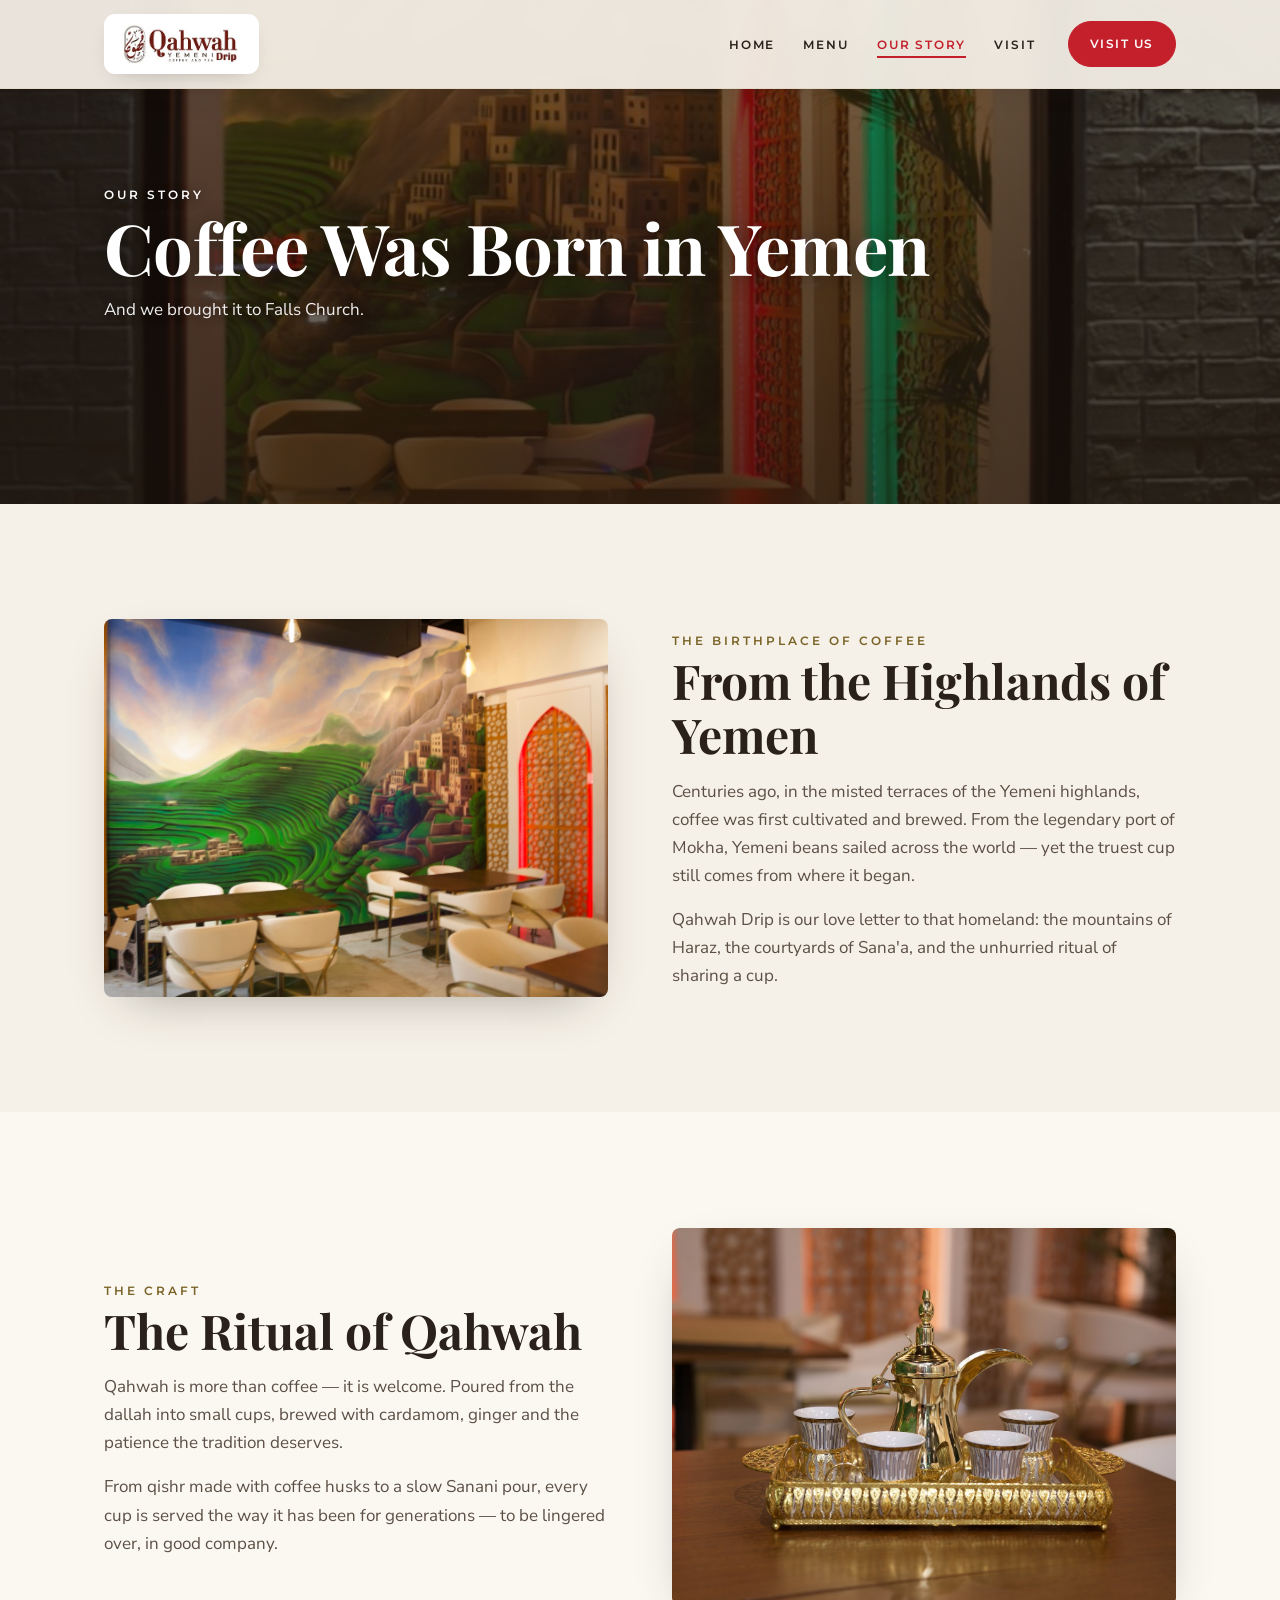
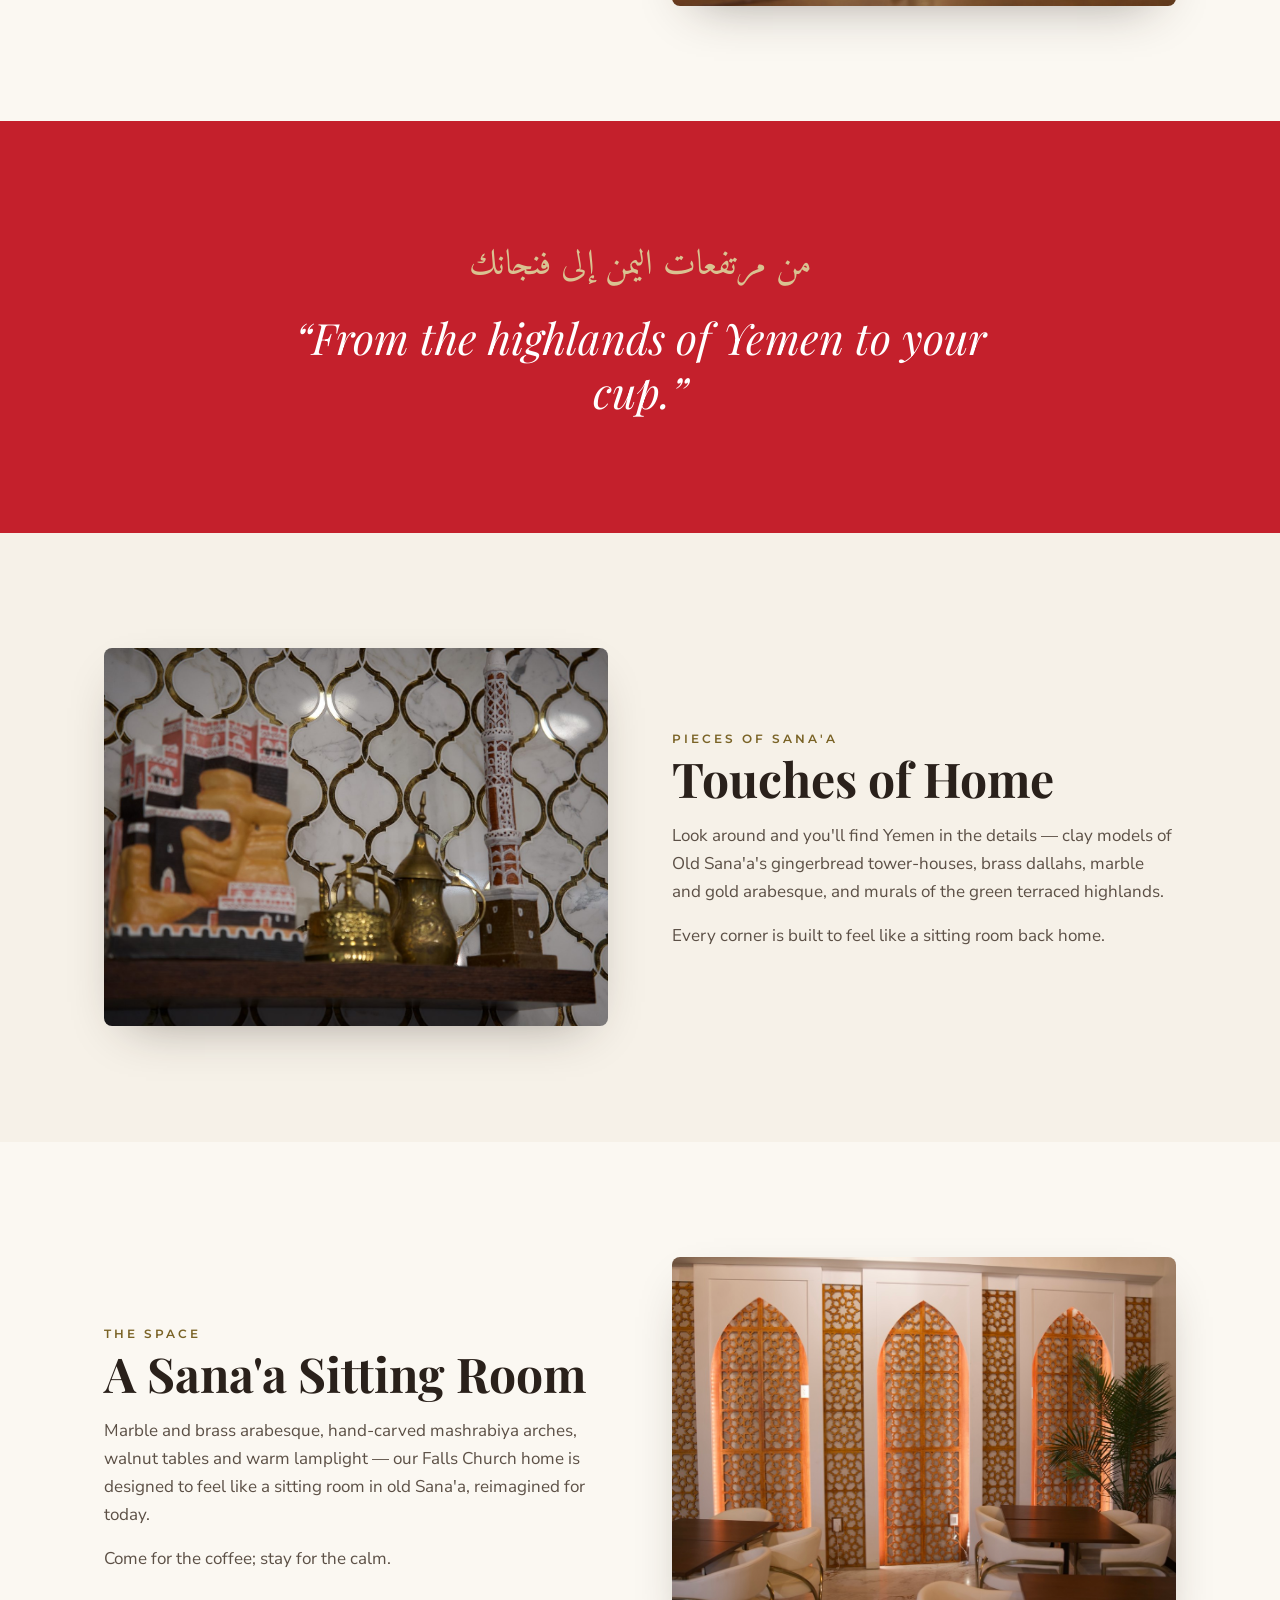
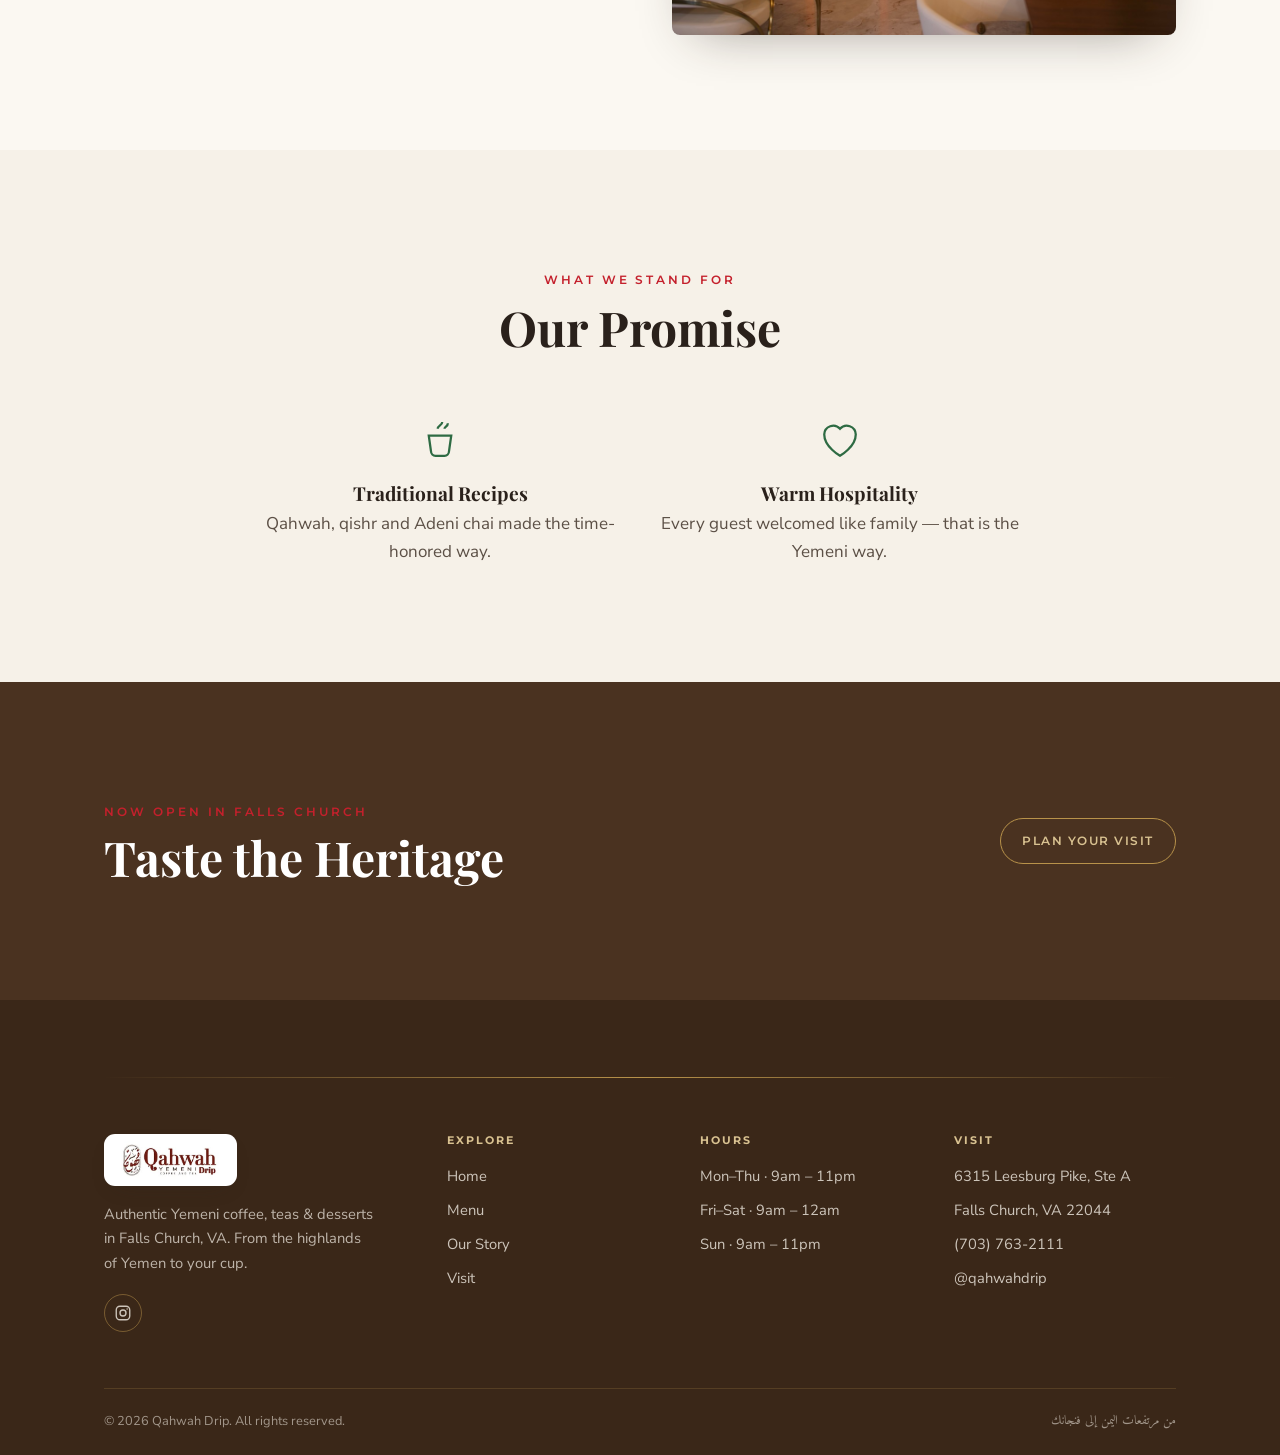
<file: site/public/story.html>
<!DOCTYPE html>
<html lang="en">
<head>
  <meta charset="UTF-8" />
  <meta name="viewport" content="width=device-width, initial-scale=1.0" />
  <title>Our Story — Qahwah Drip · Falls Church, VA</title>
  <meta name="description" content="Coffee was born in Yemen. Qahwah Drip carries that heritage to Falls Church, VA — traditional recipes, the qahwah ritual, and the hospitality of a Sana'a sitting room." />
  <link rel="canonical" href="https://qahwahdrip.com/story.html" />
  <meta name="robots" content="index, follow, max-image-preview:large, max-snippet:-1" />
  <meta name="author" content="Qahwah Drip" />
  <meta name="theme-color" content="#C4202C" />
  <meta property="og:type" content="article" />
  <meta property="og:site_name" content="Qahwah Drip" />
  <meta property="og:locale" content="en_US" />
  <meta property="og:title" content="Our Story — Qahwah Drip · Falls Church, VA" />
  <meta property="og:description" content="Coffee was born in Yemen. We carry that heritage to Falls Church — the qahwah ritual and the hospitality of a Sana'a sitting room." />
  <meta property="og:url" content="https://qahwahdrip.com/story.html" />
  <meta property="og:image" content="https://qahwahdrip.com/images/og-story.jpg" />
  <meta property="og:image:width" content="1200" />
  <meta property="og:image:height" content="630" />
  <meta property="og:image:alt" content="Mural of a green terraced Yemeni mountain village at Qahwah Drip" />
  <meta name="twitter:card" content="summary_large_image" />
  <meta name="twitter:title" content="Our Story — Qahwah Drip · Falls Church, VA" />
  <meta name="twitter:description" content="Coffee was born in Yemen — we carry that heritage to Falls Church." />
  <meta name="twitter:image" content="https://qahwahdrip.com/images/og-story.jpg" />
  <meta name="twitter:image:alt" content="Mural of a green terraced Yemeni mountain village at Qahwah Drip" />
  <link rel="manifest" href="site.webmanifest" />
  <link rel="apple-touch-icon" href="images/apple-touch-icon.png" />
  <script type="application/ld+json">
{
  "@context": "https://schema.org",
  "@graph": [
    {
      "@type": "CafeOrCoffeeShop",
      "@id": "https://qahwahdrip.com/#business",
      "name": "Qahwah Drip",
      "alternateName": "Qahwah Drip — Coffee, Teas and Desserts",
      "description": "Authentic Yemeni coffee house in Falls Church, VA serving qahwah, qishr, specialty espresso, matcha, teas and house-made desserts.",
      "url": "https://qahwahdrip.com/",
      "image": [
        "https://qahwahdrip.com/images/og-cover.jpg",
        "https://qahwahdrip.com/images/new-latte.jpg",
        "https://qahwahdrip.com/images/exterior-mural.jpg"
      ],
      "logo": "https://qahwahdrip.com/images/icon-512.png",
      "telephone": "+1-703-763-2111",
      "priceRange": "$$",
      "servesCuisine": [
        "Yemeni",
        "Coffee",
        "Tea",
        "Desserts"
      ],
      "currenciesAccepted": "USD",
      "address": {
        "@type": "PostalAddress",
        "streetAddress": "6315 Leesburg Pike, Ste A",
        "addressLocality": "Falls Church",
        "addressRegion": "VA",
        "postalCode": "22044",
        "addressCountry": "US"
      },
      "geo": {
        "@type": "GeoCoordinates",
        "latitude": 38.870886,
        "longitude": -77.155263
      },
      "hasMap": "https://www.google.com/maps/place/Qahwah+drip/@38.870886,-77.1552632,17z",
      "openingHoursSpecification": [
        {
          "@type": "OpeningHoursSpecification",
          "dayOfWeek": [
            "Monday",
            "Tuesday",
            "Wednesday",
            "Thursday"
          ],
          "opens": "09:00",
          "closes": "23:00"
        },
        {
          "@type": "OpeningHoursSpecification",
          "dayOfWeek": [
            "Friday",
            "Saturday"
          ],
          "opens": "09:00",
          "closes": "24:00"
        },
        {
          "@type": "OpeningHoursSpecification",
          "dayOfWeek": "Sunday",
          "opens": "09:00",
          "closes": "23:00"
        }
      ],
      "sameAs": [
        "https://www.instagram.com/qahwahdrip/"
      ],
      "hasMenu": "https://qahwahdrip.com/menu.html",
      "acceptsReservations": false,
      "areaServed": [
        "Falls Church, VA",
        "Arlington, VA",
        "Bailey's Crossroads, VA",
        "Washington, DC metro area"
      ]
    },
    {
      "@type": "BreadcrumbList",
      "itemListElement": [
        {
          "@type": "ListItem",
          "position": 1,
          "name": "Home",
          "item": "https://qahwahdrip.com/"
        },
        {
          "@type": "ListItem",
          "position": 2,
          "name": "Our Story",
          "item": "https://qahwahdrip.com/story.html"
        }
      ]
    }
  ]
}
  </script>
  <link rel="preconnect" href="https://fonts.googleapis.com">
  <link rel="preconnect" href="https://fonts.gstatic.com" crossorigin>
  <link href="https://fonts.googleapis.com/css2?family=Playfair+Display:ital,wght@0,500;0,700;0,800;1,500&family=Nunito+Sans:wght@400;600;700&family=Montserrat:wght@600;700&family=Amiri:wght@400;700&display=swap" rel="stylesheet">
  <link rel="icon" type="image/png" href="images/favicon.png" />
  <link rel="stylesheet" href="css/styles.css?v=2" />
</head>
<body class="inner-page">
  <a class="skip-link" href="#main">Skip to content</a>
  <svg width="0" height="0" aria-hidden="true" style="position:absolute"><defs><clipPath id="archClip" clipPathUnits="objectBoundingBox"><path d="M0,1 L0,0.42 C0,0.19 0.2,0.04 0.5,0 C0.8,0.04 1,0.19 1,0.42 L1,1 Z" /></clipPath></defs></svg>

  <header class="site-header">
    <div class="container site-header__inner">
      <a class="brand" href="index.html" aria-label="Qahwah Drip home">
        <img class="brand-logo" src="images/logo.png" alt="Qahwah Drip — Yemeni Coffee and Tea" />
      </a>
      <nav class="nav" aria-label="Primary">
        <button class="nav__toggle" aria-label="Open menu" aria-expanded="false" aria-controls="primary-nav"><span></span><span></span><span></span></button>
        <ul class="nav__links" id="primary-nav">
          <li><a href="index.html">Home</a></li>
          <li><a href="menu.html">Menu</a></li>
          <li><a href="story.html" aria-current="page">Our Story</a></li>
          <li><a href="visit.html">Visit</a></li>
        </ul>
        <a class="btn btn--primary" href="visit.html">Visit Us</a>
      </nav>
    </div>
  </header>
  <div class="nav-scrim"></div>

  <main id="main" tabindex="-1">
    <section class="pagehero">
      <div class="pagehero__media"><img src="images/window-night.jpg" alt="Qahwah Drip at night — the green mountain-village mural and colorfully lit arches glimpsed through the window" /></div>
      <div class="container">
        <span class="kicker kicker--light">Our Story</span>
        <h1>Coffee Was Born in Yemen</h1>
        <p>And we brought it to Falls Church.</p>
      </div>
    </section>

    <!-- Origin -->
    <section class="section section--marble">
      <div class="container split">
        <div class="split__media framed reveal"><img src="images/mountain-mural.jpg" alt="Mural of a green terraced Yemeni mountain village" /></div>
        <div class="split__body reveal">
          <span class="kicker kicker--brass">The Birthplace of Coffee</span>
          <h2>From the Highlands of Yemen</h2>
          <p>Centuries ago, in the misted terraces of the Yemeni highlands, coffee was first cultivated and brewed. From the legendary port of Mokha, Yemeni beans sailed across the world — yet the truest cup still comes from where it began.</p>
          <p>Qahwah Drip is our love letter to that homeland: the mountains of Haraz, the courtyards of Sana'a, and the unhurried ritual of sharing a cup.</p>
        </div>
      </div>
    </section>

    <!-- The Ritual -->
    <section class="section section--linen">
      <div class="container split split--reverse">
        <div class="split__media framed reveal"><img src="images/dallah-arches.jpg" alt="A gold dallah coffee pot and handleless cups on an ornate tray before mashrabiya arches" /></div>
        <div class="split__body reveal">
          <span class="kicker kicker--brass">The Craft</span>
          <h2>The Ritual of Qahwah</h2>
          <p>Qahwah is more than coffee — it is welcome. Poured from the dallah into small cups, brewed with cardamom, ginger and the patience the tradition deserves.</p>
          <p>From qishr made with coffee husks to a slow Sanani pour, every cup is served the way it has been for generations — to be lingered over, in good company.</p>
        </div>
      </div>
    </section>

    <!-- Pull quote -->
    <section class="section band--scarlet">
      <div class="container pullquote reveal">
        <span class="arabic" lang="ar" dir="rtl">من مرتفعات اليمن إلى فنجانك</span>
        <blockquote>“From the highlands of Yemen to your cup.”</blockquote>
      </div>
    </section>

    <!-- Heritage pieces -->
    <section class="section section--marble">
      <div class="container split">
        <div class="split__media framed reveal"><img src="images/heritage-shelf.jpg" alt="Hand-made clay models of Sana'a tower-houses and brass dallahs on the brass-lattice marble wall" /></div>
        <div class="split__body reveal">
          <span class="kicker kicker--brass">Pieces of Sana'a</span>
          <h2>Touches of Home</h2>
          <p>Look around and you'll find Yemen in the details — clay models of Old Sana'a's gingerbread tower-houses, brass dallahs, marble and gold arabesque, and murals of the green terraced highlands.</p>
          <p>Every corner is built to feel like a sitting room back home.</p>
        </div>
      </div>
    </section>

    <!-- The Space -->
    <section class="section section--linen">
      <div class="container split split--reverse">
        <div class="split__media framed reveal"><img src="images/arches.jpg" alt="Backlit white mashrabiya arch panels and marble interior at Qahwah Drip" /></div>
        <div class="split__body reveal">
          <span class="kicker kicker--brass">The Space</span>
          <h2>A Sana'a Sitting Room</h2>
          <p>Marble and brass arabesque, hand-carved mashrabiya arches, walnut tables and warm lamplight — our Falls Church home is designed to feel like a sitting room in old Sana'a, reimagined for today.</p>
          <p>Come for the coffee; stay for the calm.</p>
        </div>
      </div>
    </section>

    <!-- Values -->
    <section class="section section--marble">
      <div class="container">
        <div class="sec-head reveal"><span class="kicker">What We Stand For</span><h2>Our Promise</h2></div>
        <div class="values values--two">
          <div class="value reveal">
            <div class="value__icon"><svg viewBox="0 0 48 48" fill="none" stroke="currentColor" stroke-width="2" aria-hidden="true"><path d="M14 20h20l-2 14a4 4 0 01-4 4H20a4 4 0 01-4-4z"/><path d="M22 14c0-3 4-3 4-6M28 14c0-2 3-2 3-5"/></svg></div>
            <h3>Traditional Recipes</h3>
            <p>Qahwah, qishr and Adeni chai made the time-honored way.</p>
          </div>
          <div class="value reveal">
            <div class="value__icon"><svg viewBox="0 0 48 48" fill="none" stroke="currentColor" stroke-width="2" aria-hidden="true"><path d="M24 38S10 30 10 19a8 8 0 0114-5 8 8 0 0114 5c0 11-14 19-14 19z"/></svg></div>
            <h3>Warm Hospitality</h3>
            <p>Every guest welcomed like family — that is the Yemeni way.</p>
          </div>
        </div>
      </div>
    </section>

    <!-- CTA -->
    <section class="section band--walnut">
      <div class="container cta-band">
        <div>
          <span class="kicker">Now Open in Falls Church</span>
          <h2 style="margin-top:.4rem">Taste the Heritage</h2>
        </div>
        <a class="btn btn--brass" href="visit.html">Plan Your Visit</a>
      </div>
    </section>
  </main>

  <footer class="site-footer">
    <div class="container">
      <div class="brass-rule"></div>
      <div class="footer-grid">
        <div class="footer-brand">
          <a class="brand" href="index.html" aria-label="Qahwah Drip home"><img class="brand-logo brand-logo--footer" src="images/logo.png" alt="Qahwah Drip — Yemeni Coffee and Tea" /></a>
          <p>Authentic Yemeni coffee, teas &amp; desserts in Falls Church, VA. From the highlands of Yemen to your cup.</p>
          <div class="socials">
            <a href="https://www.instagram.com/qahwahdrip/" target="_blank" rel="noopener" aria-label="Qahwah Drip on Instagram"><svg viewBox="0 0 24 24" fill="none" stroke="currentColor" stroke-width="1.8" aria-hidden="true"><rect x="3" y="3" width="18" height="18" rx="5"/><circle cx="12" cy="12" r="4"/><circle cx="17.5" cy="6.5" r="1" fill="currentColor" stroke="none"/></svg></a>
          </div>
        </div>
        <div><h3>Explore</h3><ul><li><a href="index.html">Home</a></li><li><a href="menu.html">Menu</a></li><li><a href="story.html">Our Story</a></li><li><a href="visit.html">Visit</a></li></ul></div>
        <div><h3>Hours</h3><ul><li>Mon–Thu · 9am – 11pm</li><li>Fri–Sat · 9am – 12am</li><li>Sun · 9am – 11pm</li></ul></div>
        <div><h3>Visit</h3><ul><li>6315 Leesburg Pike, Ste A</li><li>Falls Church, VA 22044</li><li><a href="tel:+17037632111">(703) 763-2111</a></li><li><a href="https://www.instagram.com/qahwahdrip/" target="_blank" rel="noopener">@qahwahdrip</a></li></ul></div>
      </div>
      <div class="footer-bottom">
        <span>© <span data-year>2026</span> Qahwah Drip. All rights reserved.</span>
        <span class="arabic" lang="ar" dir="rtl">من مرتفعات اليمن إلى فنجانك</span>
      </div>
    </div>
  </footer>

  <script src="js/main.js?v=2"></script>
</body>
</html>
</file>
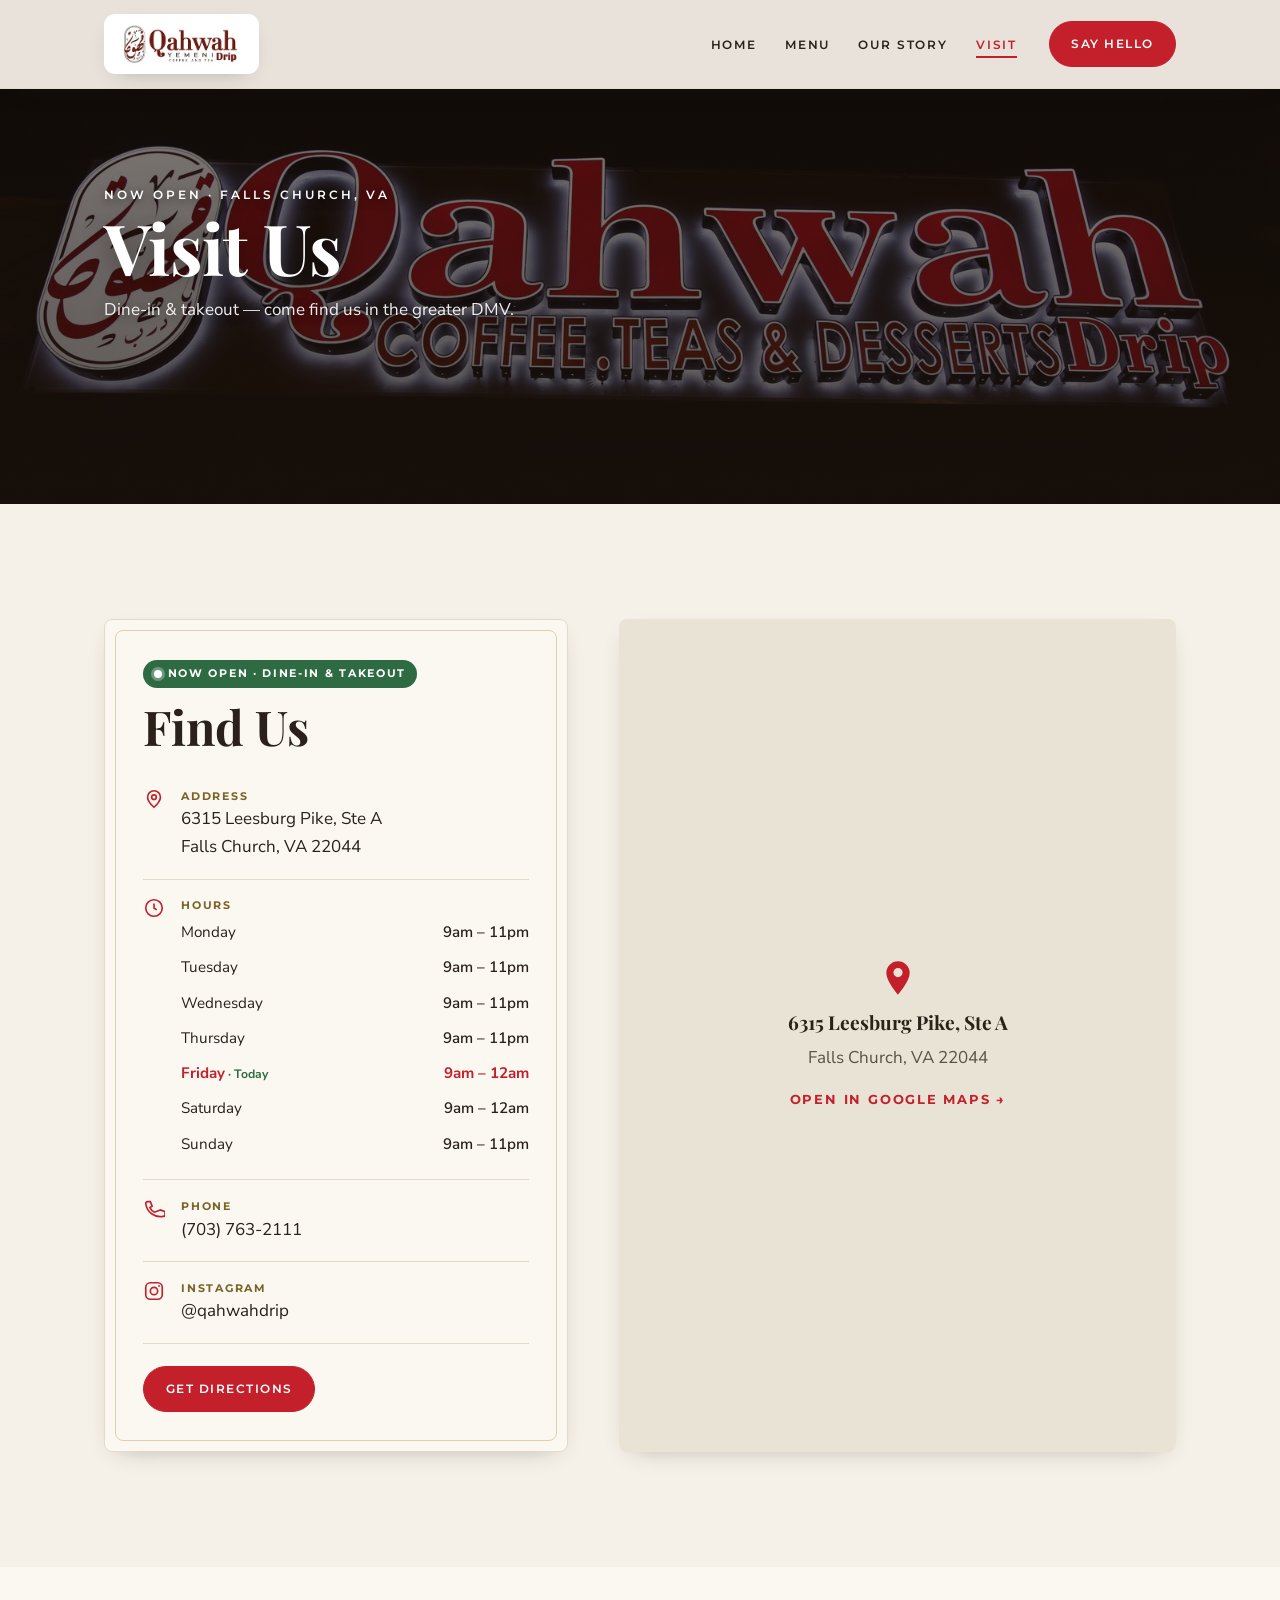
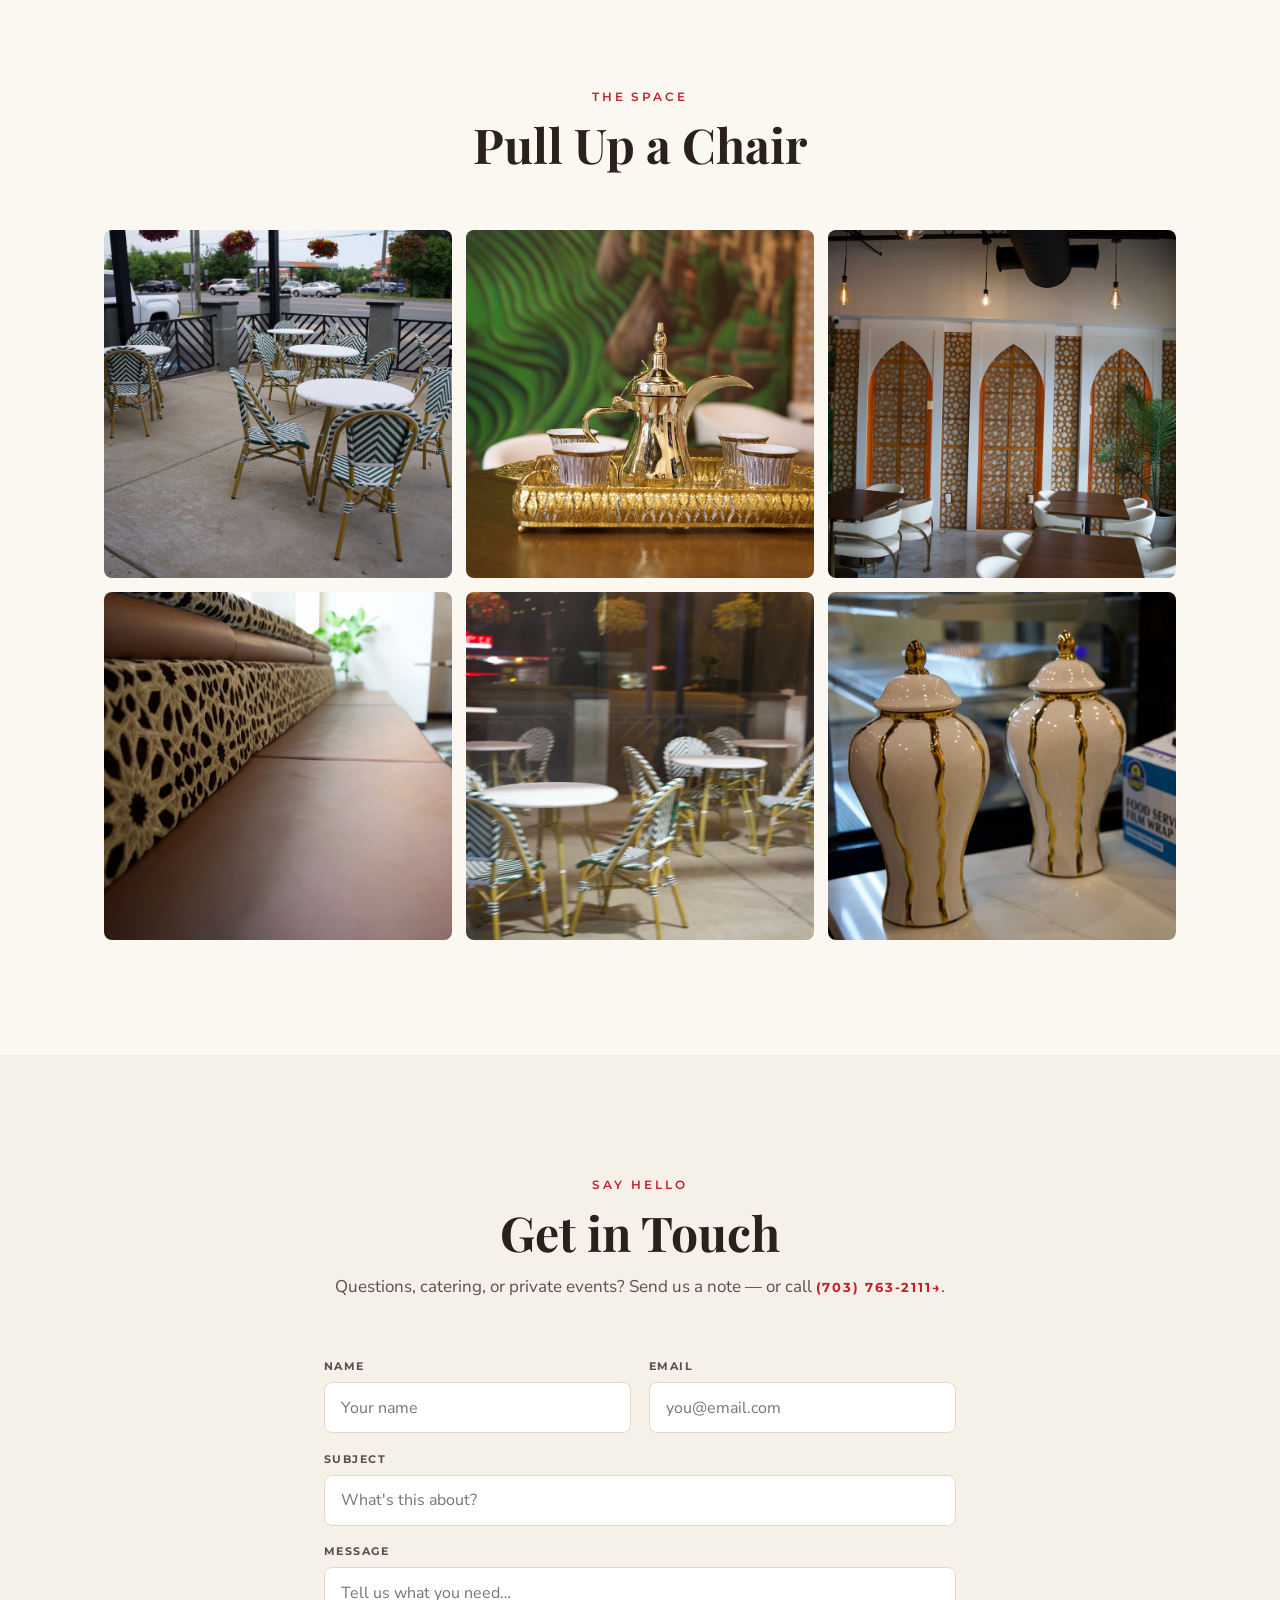
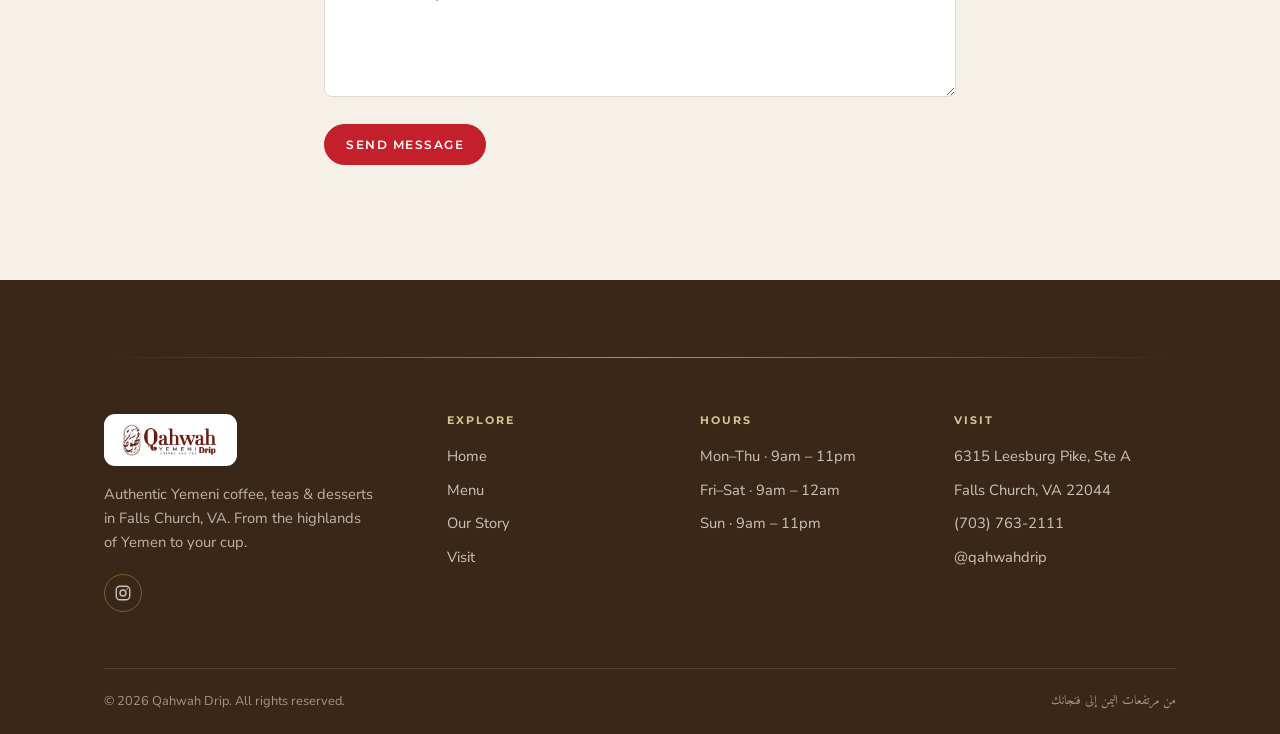
<file: site/public/visit.html>
<!DOCTYPE html>
<html lang="en">
<head>
  <meta charset="UTF-8" />
  <meta name="viewport" content="width=device-width, initial-scale=1.0" />
  <title>Visit Us — Qahwah Drip · Falls Church, VA</title>
  <meta name="description" content="Visit Qahwah Drip at 6315 Leesburg Pike, Ste A, Falls Church, VA 22044. Now open for dine-in & takeout — authentic Yemeni coffee, teas and desserts. Hours, map & contact." />
  <link rel="canonical" href="https://qahwahdrip.com/visit.html" />
  <meta name="robots" content="index, follow, max-image-preview:large, max-snippet:-1" />
  <meta name="author" content="Qahwah Drip" />
  <meta name="theme-color" content="#C4202C" />
  <meta name="geo.region" content="US-VA" />
  <meta name="geo.placename" content="Falls Church" />
  <meta name="geo.position" content="38.870886;-77.155263" />
  <meta name="ICBM" content="38.870886, -77.155263" />
  <meta property="og:type" content="website" />
  <meta property="og:site_name" content="Qahwah Drip" />
  <meta property="og:locale" content="en_US" />
  <meta property="og:title" content="Visit Us — Qahwah Drip · Falls Church, VA" />
  <meta property="og:description" content="6315 Leesburg Pike, Ste A, Falls Church, VA 22044. Now open for dine-in & takeout. Hours, map and directions." />
  <meta property="og:url" content="https://qahwahdrip.com/visit.html" />
  <meta property="og:image" content="https://qahwahdrip.com/images/og-visit.jpg" />
  <meta property="og:image:width" content="1200" />
  <meta property="og:image:height" content="630" />
  <meta property="og:image:alt" content="The illuminated Qahwah Drip storefront sign at night" />
  <meta name="twitter:card" content="summary_large_image" />
  <meta name="twitter:title" content="Visit Us — Qahwah Drip · Falls Church, VA" />
  <meta name="twitter:description" content="6315 Leesburg Pike, Ste A, Falls Church, VA. Now open — dine-in & takeout." />
  <meta name="twitter:image" content="https://qahwahdrip.com/images/og-visit.jpg" />
  <meta name="twitter:image:alt" content="The illuminated Qahwah Drip storefront sign at night" />
  <link rel="manifest" href="site.webmanifest" />
  <link rel="apple-touch-icon" href="images/apple-touch-icon.png" />
  <script type="application/ld+json">
{
  "@context": "https://schema.org",
  "@graph": [
    {
      "@type": "CafeOrCoffeeShop",
      "@id": "https://qahwahdrip.com/#business",
      "name": "Qahwah Drip",
      "alternateName": "Qahwah Drip — Coffee, Teas and Desserts",
      "description": "Authentic Yemeni coffee house in Falls Church, VA serving qahwah, qishr, specialty espresso, matcha, teas and house-made desserts.",
      "url": "https://qahwahdrip.com/",
      "image": [
        "https://qahwahdrip.com/images/og-cover.jpg",
        "https://qahwahdrip.com/images/new-latte.jpg",
        "https://qahwahdrip.com/images/exterior-mural.jpg"
      ],
      "logo": "https://qahwahdrip.com/images/icon-512.png",
      "telephone": "+1-703-763-2111",
      "priceRange": "$$",
      "servesCuisine": [
        "Yemeni",
        "Coffee",
        "Tea",
        "Desserts"
      ],
      "currenciesAccepted": "USD",
      "address": {
        "@type": "PostalAddress",
        "streetAddress": "6315 Leesburg Pike, Ste A",
        "addressLocality": "Falls Church",
        "addressRegion": "VA",
        "postalCode": "22044",
        "addressCountry": "US"
      },
      "geo": {
        "@type": "GeoCoordinates",
        "latitude": 38.870886,
        "longitude": -77.155263
      },
      "hasMap": "https://www.google.com/maps/place/Qahwah+drip/@38.870886,-77.1552632,17z",
      "openingHoursSpecification": [
        {
          "@type": "OpeningHoursSpecification",
          "dayOfWeek": [
            "Monday",
            "Tuesday",
            "Wednesday",
            "Thursday"
          ],
          "opens": "09:00",
          "closes": "23:00"
        },
        {
          "@type": "OpeningHoursSpecification",
          "dayOfWeek": [
            "Friday",
            "Saturday"
          ],
          "opens": "09:00",
          "closes": "24:00"
        },
        {
          "@type": "OpeningHoursSpecification",
          "dayOfWeek": "Sunday",
          "opens": "09:00",
          "closes": "23:00"
        }
      ],
      "sameAs": [
        "https://www.instagram.com/qahwahdrip/"
      ],
      "hasMenu": "https://qahwahdrip.com/menu.html",
      "acceptsReservations": false,
      "areaServed": [
        "Falls Church, VA",
        "Arlington, VA",
        "Bailey's Crossroads, VA",
        "Washington, DC metro area"
      ]
    },
    {
      "@type": "BreadcrumbList",
      "itemListElement": [
        {
          "@type": "ListItem",
          "position": 1,
          "name": "Home",
          "item": "https://qahwahdrip.com/"
        },
        {
          "@type": "ListItem",
          "position": 2,
          "name": "Visit",
          "item": "https://qahwahdrip.com/visit.html"
        }
      ]
    }
  ]
}
  </script>
  <link rel="preconnect" href="https://fonts.googleapis.com">
  <link rel="preconnect" href="https://fonts.gstatic.com" crossorigin>
  <link href="https://fonts.googleapis.com/css2?family=Playfair+Display:ital,wght@0,500;0,700;0,800;1,500&family=Nunito+Sans:wght@400;600;700&family=Montserrat:wght@600;700&family=Amiri:wght@400;700&display=swap" rel="stylesheet">
  <link rel="icon" type="image/png" href="images/favicon.png" />
  <link rel="stylesheet" href="css/styles.css?v=2" />
</head>
<body class="inner-page">
  <a class="skip-link" href="#main">Skip to content</a>
  <svg width="0" height="0" aria-hidden="true" style="position:absolute"><defs><clipPath id="archClip" clipPathUnits="objectBoundingBox"><path d="M0,1 L0,0.42 C0,0.19 0.2,0.04 0.5,0 C0.8,0.04 1,0.19 1,0.42 L1,1 Z" /></clipPath></defs></svg>

  <header class="site-header">
    <div class="container site-header__inner">
      <a class="brand" href="index.html" aria-label="Qahwah Drip home">
        <img class="brand-logo" src="images/logo.png" alt="Qahwah Drip — Yemeni Coffee and Tea" />
      </a>
      <nav class="nav" aria-label="Primary">
        <button class="nav__toggle" aria-label="Open menu" aria-expanded="false" aria-controls="primary-nav"><span></span><span></span><span></span></button>
        <ul class="nav__links" id="primary-nav">
          <li><a href="index.html">Home</a></li>
          <li><a href="menu.html">Menu</a></li>
          <li><a href="story.html">Our Story</a></li>
          <li><a href="visit.html" aria-current="page">Visit</a></li>
        </ul>
        <a class="btn btn--primary" href="#contact">Say Hello</a>
      </nav>
    </div>
  </header>
  <div class="nav-scrim"></div>

  <main id="main" tabindex="-1">
    <section class="pagehero">
      <div class="pagehero__media"><img src="images/storefront-sign.jpg" alt="The illuminated Qahwah Drip storefront sign at night" /></div>
      <div class="container">
        <span class="kicker kicker--light">Now Open · Falls Church, VA</span>
        <h1>Visit Us</h1>
        <p>Dine-in &amp; takeout — come find us in the greater DMV.</p>
      </div>
    </section>

    <!-- Info + map -->
    <section class="section section--marble">
      <div class="container visit-grid">
        <div class="info-card reveal">
          <span class="openpill" style="margin-bottom:.6rem">Now Open · Dine-in &amp; Takeout</span>
          <h2 style="margin:.2rem 0 1rem">Find Us</h2>

          <div class="info-row">
            <span class="info-row__icon"><svg viewBox="0 0 24 24" fill="none" stroke="currentColor" stroke-width="1.8" aria-hidden="true"><path d="M12 21s-7-6.3-7-11a7 7 0 1114 0c0 4.7-7 11-7 11z"/><circle cx="12" cy="10" r="2.5"/></svg></span>
            <div>
              <div class="info-row__label">Address</div>
              <div>6315 Leesburg Pike, Ste A<br>Falls Church, VA 22044</div>
            </div>
          </div>

          <div class="info-row">
            <span class="info-row__icon"><svg viewBox="0 0 24 24" fill="none" stroke="currentColor" stroke-width="1.8" aria-hidden="true"><circle cx="12" cy="12" r="9"/><path d="M12 7v5l3 2"/></svg></span>
            <div style="flex:1">
              <div class="info-row__label">Hours</div>
              <table class="hours">
                <tr data-day="1"><td>Monday</td><td>9am – 11pm</td></tr>
                <tr data-day="2"><td>Tuesday</td><td>9am – 11pm</td></tr>
                <tr data-day="3"><td>Wednesday</td><td>9am – 11pm</td></tr>
                <tr data-day="4"><td>Thursday</td><td>9am – 11pm</td></tr>
                <tr data-day="5"><td>Friday</td><td>9am – 12am</td></tr>
                <tr data-day="6"><td>Saturday</td><td>9am – 12am</td></tr>
                <tr data-day="0"><td>Sunday</td><td>9am – 11pm</td></tr>
              </table>
            </div>
          </div>

          <div class="info-row">
            <span class="info-row__icon"><svg viewBox="0 0 24 24" fill="none" stroke="currentColor" stroke-width="1.8" aria-hidden="true"><path d="M5 4h3l2 5-2.5 1.5a11 11 0 005 5L19 13l5 2v3a2 2 0 01-2 2A16 16 0 013 6a2 2 0 012-2z"/></svg></span>
            <div>
              <div class="info-row__label">Phone</div>
              <div><a href="tel:+17037632111">(703) 763-2111</a></div>
            </div>
          </div>

          <div class="info-row">
            <span class="info-row__icon"><svg viewBox="0 0 24 24" fill="none" stroke="currentColor" stroke-width="1.8" aria-hidden="true"><rect x="3" y="3" width="18" height="18" rx="5"/><circle cx="12" cy="12" r="4"/><circle cx="17.5" cy="6.5" r="1" fill="currentColor" stroke="none"/></svg></span>
            <div>
              <div class="info-row__label">Instagram</div>
              <div><a href="https://www.instagram.com/qahwahdrip/" target="_blank" rel="noopener">@qahwahdrip</a></div>
            </div>
          </div>

          <a class="btn btn--primary" style="margin-top:1.4rem" href="https://www.google.com/maps/dir/?api=1&amp;destination=6315%20Leesburg%20Pike%20Ste%20A%2C%20Falls%20Church%2C%20VA%2022044" target="_blank" rel="noopener">Get Directions</a>
        </div>

        <div class="map reveal">
          <a class="map__placeholder" href="https://www.google.com/maps/dir/?api=1&amp;destination=6315%20Leesburg%20Pike%20Ste%20A%2C%20Falls%20Church%2C%20VA%2022044" target="_blank" rel="noopener">
            <div class="map__pin"><svg viewBox="0 0 24 24" fill="currentColor" aria-hidden="true"><path d="M12 2a7 7 0 00-7 7c0 5 7 13 7 13s7-8 7-13a7 7 0 00-7-7zm0 9.5A2.5 2.5 0 1112 6a2.5 2.5 0 010 5.5z"/></svg></div>
            <strong style="font-family:var(--serif);font-size:1.2rem;color:var(--ink)">6315 Leesburg Pike, Ste A</strong>
            <p style="margin:.3rem 0 .8rem">Falls Church, VA 22044</p>
            <span class="textlink" style="display:inline-flex">Open in Google Maps</span>
          </a>
          <iframe title="Map showing Qahwah Drip at 6315 Leesburg Pike Ste A, Falls Church, VA 22044" src="https://maps.google.com/maps?q=6315%20Leesburg%20Pike%20Ste%20A%2C%20Falls%20Church%2C%20VA%2022044&amp;z=16&amp;output=embed" loading="lazy" referrerpolicy="no-referrer-when-downgrade"></iframe>
        </div>
      </div>
    </section>

    <!-- Ambiance band -->
    <section class="section section--linen">
      <div class="container">
        <div class="sec-head reveal"><span class="kicker">The Space</span><h2>Pull Up a Chair</h2></div>
        <div class="gallery gallery--six reveal">
          <a href="images/patio.jpg"><img src="images/patio.jpg" alt="Qahwah Drip patio with green-and-white bistro seating" loading="lazy" /></a>
          <a href="images/dallah-mural.jpg"><img src="images/dallah-mural.jpg" alt="A gold dallah and cups before the green Yemeni mountain mural" loading="lazy" /></a>
          <a href="images/arches-day.jpg"><img src="images/arches-day.jpg" alt="Daytime seating area — white chairs, walnut tables and the lit mashrabiya arches" loading="lazy" /></a>
          <a href="images/banquette.jpg"><img src="images/banquette.jpg" alt="Leather banquette with Islamic geometric upholstery" loading="lazy" /></a>
          <a href="images/patio-night.jpg"><img src="images/patio-night.jpg" alt="Bistro tables on the Qahwah Drip patio at night" loading="lazy" /></a>
          <a href="images/gold-jars.jpg"><img src="images/gold-jars.jpg" alt="White-and-gold heritage jars on the marble counter" loading="lazy" /></a>
        </div>
      </div>
    </section>

    <!-- Contact form -->
    <section class="section section--marble" id="contact">
      <div class="container" style="max-width:760px">
        <div class="sec-head reveal"><span class="kicker">Say Hello</span><h2>Get in Touch</h2><p>Questions, catering, or private events? Send us a note — or call <a class="textlink" style="display:inline" href="tel:+17037632111">(703) 763-2111</a>.</p></div>
        <form class="form js-contact reveal" novalidate>
          <div class="row2">
            <div class="field"><label for="name">Name</label><input id="name" name="name" type="text" required placeholder="Your name" /></div>
            <div class="field"><label for="email">Email</label><input id="email" name="email" type="email" required placeholder="you@email.com" /></div>
          </div>
          <div class="field"><label for="subject">Subject</label><input id="subject" name="subject" type="text" placeholder="What's this about?" /></div>
          <div class="field"><label for="message">Message</label><textarea id="message" name="message" required placeholder="Tell us what you need…"></textarea></div>
          <div><button class="btn btn--primary" type="submit">Send Message</button></div>
        </form>
      </div>
    </section>
  </main>

  <footer class="site-footer">
    <div class="container">
      <div class="brass-rule"></div>
      <div class="footer-grid">
        <div class="footer-brand">
          <a class="brand" href="index.html" aria-label="Qahwah Drip home"><img class="brand-logo brand-logo--footer" src="images/logo.png" alt="Qahwah Drip — Yemeni Coffee and Tea" /></a>
          <p>Authentic Yemeni coffee, teas &amp; desserts in Falls Church, VA. From the highlands of Yemen to your cup.</p>
          <div class="socials">
            <a href="https://www.instagram.com/qahwahdrip/" target="_blank" rel="noopener" aria-label="Qahwah Drip on Instagram"><svg viewBox="0 0 24 24" fill="none" stroke="currentColor" stroke-width="1.8" aria-hidden="true"><rect x="3" y="3" width="18" height="18" rx="5"/><circle cx="12" cy="12" r="4"/><circle cx="17.5" cy="6.5" r="1" fill="currentColor" stroke="none"/></svg></a>
          </div>
        </div>
        <div><h3>Explore</h3><ul><li><a href="index.html">Home</a></li><li><a href="menu.html">Menu</a></li><li><a href="story.html">Our Story</a></li><li><a href="visit.html">Visit</a></li></ul></div>
        <div><h3>Hours</h3><ul><li>Mon–Thu · 9am – 11pm</li><li>Fri–Sat · 9am – 12am</li><li>Sun · 9am – 11pm</li></ul></div>
        <div><h3>Visit</h3><ul><li>6315 Leesburg Pike, Ste A</li><li>Falls Church, VA 22044</li><li><a href="tel:+17037632111">(703) 763-2111</a></li><li><a href="https://www.instagram.com/qahwahdrip/" target="_blank" rel="noopener">@qahwahdrip</a></li></ul></div>
      </div>
      <div class="footer-bottom">
        <span>© <span data-year>2026</span> Qahwah Drip. All rights reserved.</span>
        <span class="arabic" lang="ar" dir="rtl">من مرتفعات اليمن إلى فنجانك</span>
      </div>
    </div>
  </footer>

  <script src="js/main.js?v=2"></script>
</body>
</html>
</file>
<file: site/public/css/styles.css>
/* ===========================================================================
   Qahwah Drip — Heritage Design System
   Scarlet + Brass + Marble + Walnut · Playfair Display / Nunito Sans / Montserrat
   =========================================================================== */

:root {
  /* Brand palette */
  --red:        #C4202C;   /* Qahwah Red — primary */
  --red-deep:   #9E1822;
  --brass:      #B8924A;   /* Brass Gold — decorative borders/lattice/rules only */
  --brass-text: #7A6326;   /* darker brass that passes WCAG AA on light surfaces */
  --brass-soft: #D9C291;
  --green:      #2E6B43;   /* Highland Green — tertiary accent */
  --marble:     #F6F1E8;   /* primary background */
  --linen:      #FBF8F2;   /* raised surfaces */
  --walnut:     #4A3220;   /* deep wood */
  --walnut-2:   #3A2718;
  --camel:      #B98A5E;   /* leather warmth */
  --ink:        #2A211B;   /* primary text */
  --ink-soft:   #5C5046;   /* secondary text */
  --line:       #E4DACB;   /* hairline on light */

  /* Type */
  --serif:  "Playfair Display", Georgia, serif;
  --sans:   "Nunito Sans", system-ui, -apple-system, sans-serif;
  --label:  "Montserrat", system-ui, sans-serif;
  --arabic: "Amiri", "Playfair Display", serif;

  /* Layout */
  --maxw: 1200px;
  --gutter: clamp(20px, 5vw, 64px);
  --radius: 8px;
  --shadow: 0 18px 50px -24px rgba(42, 33, 27, .45);
  --shadow-sm: 0 8px 24px -14px rgba(42, 33, 27, .4);
  --header-h: 88px;
}

/* ---------- Reset & base ---------- */
*, *::before, *::after { box-sizing: border-box; }
* { margin: 0; }
html { scroll-behavior: smooth; -webkit-text-size-adjust: 100%; }
body {
  font-family: var(--sans);
  color: var(--ink);
  background: var(--marble);
  line-height: 1.65;
  font-size: 17px;
  -webkit-font-smoothing: antialiased;
  overflow-x: hidden;
}
img { display: block; max-width: 100%; height: auto; }
a { color: inherit; text-decoration: none; }
h1, h2, h3, h4 { font-family: var(--serif); font-weight: 700; line-height: 1.12; color: var(--ink); }
h1 { font-size: clamp(2.4rem, 6vw, 4.4rem); letter-spacing: -.01em; }
h2 { font-size: clamp(1.9rem, 4vw, 3rem); }
h3 { font-size: clamp(1.3rem, 2.4vw, 1.7rem); }
p  { color: var(--ink-soft); }
::selection { background: var(--red); color: #fff; }
[lang="ar"] { direction: rtl; unicode-bidi: isolate; }

.container { width: 100%; max-width: var(--maxw); margin-inline: auto; padding-inline: var(--gutter); }
.section { padding-block: clamp(64px, 9vw, 130px); }
.section--marble { background: var(--marble); }
.section--linen  { background: var(--linen); }
.arabic { font-family: var(--arabic); }

/* Accessible focus for keyboard users */
:focus-visible { outline: 2px solid var(--brass); outline-offset: 3px; border-radius: 2px; }
.hero :focus-visible, .pagehero :focus-visible, .band--walnut :focus-visible,
.band--scarlet :focus-visible, .nav__links :focus-visible, .site-footer :focus-visible {
  outline-color: #fff;
}

/* Skip link */
.skip-link {
  position: absolute; left: 12px; top: -60px; z-index: 200;
  background: var(--red); color: #fff; padding: .7em 1.2em; border-radius: var(--radius);
  font-family: var(--label); font-weight: 700; letter-spacing: .08em; font-size: .8rem;
  transition: top .2s ease;
}
.skip-link:focus { top: 12px; }

/* eyebrow / kicker label */
.kicker {
  font-family: var(--label);
  text-transform: uppercase;
  letter-spacing: .26em;
  font-size: .72rem;
  font-weight: 600;
  color: var(--red);
  display: inline-block;
}
.kicker--brass { color: var(--brass-text); }
.kicker--light { color: #fff; text-shadow: 0 2px 10px rgba(0,0,0,.6); }

.lede { font-size: clamp(1.05rem, 1.6vw, 1.25rem); color: var(--ink-soft); }

/* ---------- Buttons ---------- */
.btn {
  --bg: var(--red); --fg: #fff; --bd: var(--red);
  font-family: var(--label);
  font-weight: 600;
  text-transform: uppercase;
  letter-spacing: .12em;
  font-size: .78rem;
  display: inline-flex; align-items: center; gap: .55em;
  padding: .95em 1.7em;
  border-radius: 999px;
  background: var(--bg); color: var(--fg);
  border: 1.5px solid var(--bd);
  cursor: pointer;
  transition: transform .2s ease, box-shadow .2s ease, background .2s ease, color .2s ease;
}
.btn:hover { transform: translateY(-2px); box-shadow: 0 12px 26px -12px rgba(196,32,44,.6); }
.btn--primary { --bg: var(--red); --fg: #fff; --bd: var(--red); }
.btn--primary:hover { background: var(--red-deep); border-color: var(--red-deep); }
.btn--light { --bg: transparent; --fg: #fff; --bd: rgba(255,255,255,.8); }
.btn--light:hover { background: #fff; color: var(--ink); box-shadow: none; }
.btn--brass { --bg: transparent; --fg: var(--brass-soft); --bd: var(--brass); }
.btn--brass:hover { background: var(--brass); color: var(--walnut-2); box-shadow: none; }

/* ---------- Header / Nav ---------- */
.site-header {
  position: fixed; inset: 0 0 auto 0; z-index: 100;
  height: var(--header-h);
  display: flex; align-items: center;
  transition: background .35s ease, box-shadow .35s ease, height .35s ease;
}
.site-header__inner { display: flex; align-items: center; justify-content: space-between; width: 100%; }
.brand { display: inline-flex; align-items: center; gap: .6rem; font-family: var(--serif); font-weight: 800; font-size: 1.5rem; color: #fff; transition: color .35s; }
.brand-logo { height: 60px; width: auto; display: block; background: #fff; border-radius: 11px; padding: 7px 16px; box-shadow: var(--shadow-sm); }
.brand-logo--footer { height: 52px; }
.brand__mark { font-family: var(--arabic); color: var(--red); font-size: 1.5rem; background: #fff; width: 2.1rem; height: 2.1rem; border-radius: 50%; display: grid; place-items: center; box-shadow: var(--shadow-sm); }
.brand small { font-family: var(--label); text-transform: uppercase; letter-spacing: .2em; font-size: .5rem; opacity: .8; display:block; line-height:1; }
.nav { display: flex; align-items: center; gap: clamp(1rem, 2.5vw, 2.4rem); }
.nav__links { display: flex; gap: clamp(1rem, 2.2vw, 2.1rem); list-style: none; padding: 0; }
.nav__links a {
  font-family: var(--label); text-transform: uppercase; letter-spacing: .15em;
  font-size: .76rem; font-weight: 600; color: #fff; position: relative; padding: .3em 0;
  transition: color .25s;
}
.nav__links a::after { content:""; position:absolute; left:0; bottom:-2px; height:2px; width:0; background: var(--red); transition: width .25s ease; }
.nav__links a:hover::after, .nav__links a:focus-visible::after, .nav__links a[aria-current="page"]::after { width: 100%; }
.nav__links a[aria-current="page"] { color: var(--brass-soft); }

/* solid state on scroll / inner pages */
.site-header.is-solid { background: rgba(246,241,232,.94); backdrop-filter: blur(10px); box-shadow: 0 1px 0 var(--line), 0 10px 30px -22px rgba(42,33,27,.5); }
.site-header.is-solid .brand { color: var(--ink); }
.site-header.is-solid .nav__links a { color: var(--ink); }
.site-header.is-solid .nav__links a[aria-current="page"] { color: var(--red); }

.nav-scrim { display: none; }
.nav__toggle { display: none; background: none; border: 0; cursor: pointer; width: 30px; height: 22px; position: relative; }
.nav__toggle span { position:absolute; left:0; right:0; height:2px; background: currentColor; transition: .3s; color:#fff; }
.site-header.is-solid .nav__toggle span { background: var(--ink); }
.nav__toggle span:nth-child(1){ top:0 } .nav__toggle span:nth-child(2){ top:10px } .nav__toggle span:nth-child(3){ top:20px }

/* ---------- Pointed-arch image frame ---------- */
.arch { -webkit-clip-path: url(#archClip); clip-path: url(#archClip); }
/* Graceful fallback where the SVG clip-path isn't honored */
@supports not (clip-path: url("#archClip")) {
  .arch { border-radius: 48% 48% var(--radius) var(--radius) / 26% 26% var(--radius) var(--radius); }
}

/* ---------- Brass arabesque divider ---------- */
.divider {
  height: 46px; border: 0; margin: 0;
  background-repeat: repeat-x; background-position: center; background-size: auto 42px;
  background-image: url("data:image/svg+xml,%3Csvg xmlns='http://www.w3.org/2000/svg' width='84' height='42' viewBox='0 0 84 42'%3E%3Cg fill='none' stroke='%23B8924A' stroke-width='1.4'%3E%3Cpath d='M0 21h22'/%3E%3Cpath d='M62 21h22'/%3E%3Cpath d='M42 6c8 0 14 6 14 15s-6 15-14 15-14-6-14-15 6-15 14-15z'/%3E%3Cpath d='M42 13c4 0 8 3 8 8s-4 8-8 8-8-3-8-8 4-8 8-8z'/%3E%3C/g%3E%3Ccircle cx='42' cy='21' r='2.2' fill='%23C4202C'/%3E%3C/svg%3E");
  opacity: .9;
}
.divider--center { max-width: 360px; margin-inline: auto; }

/* ---------- Hero ---------- */
.hero { position: relative; min-height: 92vh; display: grid; align-items: center; color: #fff; isolation: isolate; }
.hero__media { position: absolute; inset: 0; z-index: -2; overflow: hidden; }
.hero__media img { width: 100%; height: 100%; object-fit: cover; animation: heroZoom 18s ease-out forwards; }
@keyframes heroZoom { from { transform: scale(1.12); } to { transform: scale(1); } }
.hero::after { content:""; position:absolute; inset:0; z-index:-1;
  background: linear-gradient(180deg, rgba(30,20,13,.66) 0%, rgba(30,20,13,.42) 45%, rgba(30,20,13,.78) 100%); }
.hero__content { max-width: 760px; }
.hero h1 { color: #fff; text-shadow: 0 2px 30px rgba(0,0,0,.4); }
.hero p { color: rgba(255,255,255,.94); font-size: clamp(1.05rem, 1.8vw, 1.35rem); margin-top: 1.1rem; max-width: 600px; text-shadow: 0 1px 12px rgba(0,0,0,.45); }
.hero__actions { display: flex; flex-wrap: wrap; gap: 1rem; margin-top: 2.2rem; }
.scrollcue { position:absolute; bottom: 26px; left:50%; transform: translateX(-50%); color:#fff; opacity:.8; font-family:var(--label); font-size:.62rem; letter-spacing:.3em; text-transform:uppercase; display:flex; flex-direction:column; align-items:center; gap:.5rem; }
.scrollcue::after { content:""; width:1px; height:42px; background:rgba(255,255,255,.7); animation: cue 1.8s ease-in-out infinite; }
@keyframes cue { 0%,100%{ transform: scaleY(.4); transform-origin: top; opacity:.4 } 50%{ transform: scaleY(1); opacity:1 } }

/* slim page hero (inner pages) */
.pagehero { position: relative; min-height: 56vh; display: grid; align-items: center; color:#fff; isolation:isolate; }
.pagehero__media { position:absolute; inset:0; z-index:-2; overflow:hidden; }
.pagehero__media img { width:100%; height:100%; object-fit:cover; }
.pagehero::after { content:""; position:absolute; inset:0; z-index:-1; background: linear-gradient(180deg, rgba(30,20,13,.55), rgba(30,20,13,.72)); }
.pagehero h1 { color:#fff; text-shadow: 0 2px 24px rgba(0,0,0,.4); }
.pagehero p { color: rgba(255,255,255,.92); margin-top:.6rem; text-shadow: 0 1px 12px rgba(0,0,0,.45); }

/* ---------- Intro strip ---------- */
.intro { text-align:center; max-width: 760px; margin-inline:auto; }
.intro .arabic { color: var(--brass-text); font-size: 2rem; display:block; margin-bottom: .6rem; }
.intro h2 { margin-bottom: 1rem; }

/* ---------- Section heading block ---------- */
.sec-head { text-align:center; max-width: 680px; margin: 0 auto clamp(2.4rem,5vw,3.6rem); }
.sec-head h2 { margin-top:.5rem; }
.sec-head p { margin-top: .8rem; }

/* ---------- Signature cards ---------- */
.cards { display: grid; grid-template-columns: repeat(3, 1fr); gap: clamp(1.4rem, 3vw, 2.6rem); }
.card { background: var(--linen); border-radius: var(--radius); overflow: hidden; box-shadow: var(--shadow-sm); border: 1px solid var(--line);
  transition: transform .25s ease, box-shadow .25s ease; display:flex; flex-direction:column; }
.card:hover { transform: translateY(-6px); box-shadow: var(--shadow); }
.card__media { aspect-ratio: 4/5; overflow: hidden; padding: 14px 14px 0; }
.card__media img { width:100%; height:100%; object-fit: cover; object-position: center; }
.card__body { padding: 1.1rem 1.5rem 1.6rem; text-align:center; }
.card__body h3 { margin-bottom:.35rem; }
.card__price { font-family: var(--label); font-weight:700; color: var(--red); margin-top:.8rem; letter-spacing:.05em; }
.card__price span { color: var(--ink-soft); font-weight:600; font-size:.82em; }

/* ---------- Editorial split ---------- */
.split { display:grid; grid-template-columns: 1fr 1fr; gap: clamp(2rem, 5vw, 5rem); align-items:center; }
.split--reverse .split__media { order: 2; }
.split__media { position: relative; }
.split__media img { width:100%; aspect-ratio: 4/3; object-fit: cover; border-radius: var(--radius); box-shadow: var(--shadow); }
.split__media.is-arch { filter: drop-shadow(0 18px 34px rgba(42,33,27,.4)); }
.split__media.is-arch img { aspect-ratio: 3/4; box-shadow: none; border-radius: 0; }
.split__body h2 { margin-bottom: 1rem; }
.split__body p + p { margin-top: 1rem; }
.split__body .btn, .split__body .textlink { margin-top: 1.6rem; }
.textlink { font-family: var(--label); text-transform:uppercase; letter-spacing:.14em; font-weight:700; font-size:.8rem; color: var(--red); display:inline-flex; gap:.4em; align-items:center; }
.textlink::after { content:"→"; transition: transform .25s; }
.textlink:hover::after { transform: translateX(5px); }

/* brass frame accent on media */
.split__media.framed::after { content:""; position:absolute; right:-16px; bottom:-16px; width:60%; height:60%; border:1.5px solid var(--brass); border-radius: var(--radius); z-index:-1; }

/* ---------- Gallery ---------- */
.gallery { display:grid; grid-template-columns: repeat(4, 1fr); gap: 14px; }
.gallery a { display:block; overflow:hidden; border-radius: var(--radius); }
.gallery img { width:100%; height:100%; aspect-ratio: 1/1; object-fit: cover; transition: transform .5s ease; }
.gallery a:hover img, .gallery a:focus-visible img { transform: scale(1.06); }

/* ---------- Bands ---------- */
.band--walnut { background: var(--walnut); color: var(--marble); }
.band--walnut h2, .band--walnut h3 { color:#fff; }
.band--walnut p { color: rgba(246,241,232,.8); }
.band--scarlet { background: var(--red); color:#fff; text-align:center; }
.band--scarlet h2 { color:#fff; }
.band--scarlet p { color: rgba(255,255,255,.9); }

.cta-band { display:flex; flex-wrap:wrap; align-items:center; justify-content:space-between; gap: 2rem; }
.cta-band__info { display:flex; flex-wrap:wrap; gap: 2.5rem; }
.cta-band__info .item .kicker { color: var(--brass-soft); }
.cta-band__info .item p { color: rgba(246,241,232,.92); font-size:1.05rem; margin-top:.3rem; }

/* pull quote */
.pullquote { text-align:center; max-width: 880px; margin-inline:auto; }
.pullquote .arabic { font-size: 2.2rem; color: var(--brass-soft); display:block; margin-bottom:1rem; }
.pullquote blockquote { font-family: var(--serif); font-size: clamp(1.7rem, 3.4vw, 2.7rem); line-height:1.25; font-style: italic; }

/* values row */
.values { display:grid; grid-template-columns: repeat(3,1fr); gap: clamp(1.4rem,3vw,2.6rem); }
.values--two { grid-template-columns: repeat(2,1fr); max-width: 760px; margin-inline: auto; }
.value { text-align:center; }
.value__icon { width:54px; height:54px; margin: 0 auto 1rem; color: var(--green); }
.value h3 { font-size:1.2rem; margin-bottom:.4rem; }

/* ---------- Now-open badge ---------- */
.openpill { display:inline-flex; align-items:center; gap:.55em; font-family:var(--label); text-transform:uppercase; letter-spacing:.16em; font-size:.66rem; font-weight:700; color:#fff; background: var(--green); padding:.5em 1em; border-radius:999px; }
.openpill::before { content:""; width:8px; height:8px; border-radius:50%; background:#fff; box-shadow:0 0 0 3px rgba(255,255,255,.3); animation: pulse 2s ease-in-out infinite; }
@keyframes pulse { 0%,100%{ box-shadow:0 0 0 3px rgba(255,255,255,.3) } 50%{ box-shadow:0 0 0 6px rgba(255,255,255,.12) } }
.openpill--hero { background: rgba(46,107,67,.92); backdrop-filter: blur(4px); }

/* ---------- Reviews ---------- */
.rating-line { display:flex; align-items:center; justify-content:center; gap:.7rem; flex-wrap:wrap; margin-top:.8rem; }
.rating-line .stars { color: var(--brass); font-size:1.3rem; letter-spacing:.12em; }
.rating-line b { font-family:var(--serif); font-size:1.2rem; }
.rating-line span { color: var(--ink-soft); font-size:.9rem; }
.reviews { display:grid; grid-template-columns: repeat(3,1fr); gap: clamp(1.2rem,2.5vw,2rem); }
.review { background: var(--linen); border:1px solid var(--line); border-radius: var(--radius); padding: clamp(1.4rem,2.5vw,2rem); box-shadow: var(--shadow-sm); display:flex; flex-direction:column; gap:.9rem; }
.review__stars { color: var(--brass); letter-spacing:.12em; }
.review__text { font-family: var(--serif); font-style:italic; font-size:1.06rem; line-height:1.55; color: var(--ink); }
.review__who { font-family:var(--label); text-transform:uppercase; letter-spacing:.1em; font-size:.66rem; font-weight:700; color: var(--brass-text); margin-top:auto; }

/* ---------- Gallery 3-col variant ---------- */
.gallery--six { grid-template-columns: repeat(3,1fr); }

/* ---------- Menu page ---------- */
.menu-nav { position: sticky; top: var(--header-h); z-index: 40; background: rgba(246,241,232,.95); backdrop-filter: blur(8px); border-bottom:1px solid var(--line); }
.menu-nav ul { display:flex; flex-wrap:wrap; gap:.6rem; justify-content:center; list-style:none; padding: .9rem 0; margin:0; }
.menu-nav a { font-family:var(--label); text-transform:uppercase; letter-spacing:.12em; font-size:.72rem; font-weight:600; color:var(--ink-soft); padding:.5em 1.1em; border:1px solid var(--line); border-radius:999px; transition:.2s; }
.menu-nav a:hover { border-color: var(--red); color: var(--red); }
.menu-cat { margin-top: clamp(2.6rem,5vw,4rem); scroll-margin-top: calc(var(--header-h) + 96px); }
.menu-cat__head { text-align:center; margin-bottom: 2rem; }
.menu-cat__head .arabic { color: var(--brass-text); font-size:1.5rem; display:block; }
.menu-list { display:grid; grid-template-columns: 1fr 1fr; gap: .2rem 4rem; }
.menu-item { display:grid; grid-template-columns: 1fr auto; align-items:baseline; gap:.5rem; padding: 1rem 0; border-bottom:1px dashed var(--line); }
.menu-item__name { font-family: var(--serif); font-size:1.18rem; font-weight:700; }
.menu-item__name .arabic { color: var(--brass-text); font-size:1rem; margin-left:.4rem; font-weight:400; }
.menu-item__desc { font-size:.9rem; color: var(--ink-soft); grid-column:1/-1; margin-top:-.4rem; }
.menu-item__price { font-family: var(--label); font-weight:700; color: var(--red); white-space:nowrap; }
.menu-note { text-align:center; margin-top: 3rem; font-size:.85rem; color: var(--ink-soft); font-style:italic; }

/* --- Sized menu (S / M / L) --- */
.size-list { max-width: 640px; margin-inline: auto; }
.size-head { display:grid; grid-template-columns: 1fr 3.1rem 3.1rem 3.1rem; gap:0 .7rem; align-items:end; padding-bottom:.5rem; border-bottom:1.5px solid var(--brass); }
.size-head span { font-family:var(--label); text-transform:uppercase; letter-spacing:.12em; font-size:.72rem; font-weight:700; color:var(--ink-soft); text-align:right; }
.size-head span:first-child { text-align:left; color:var(--brass-text); }
.size-row { display:grid; grid-template-columns: 1fr 3.1rem 3.1rem 3.1rem; gap:0 .7rem; align-items:baseline; padding:.8rem 0; border-bottom:1px dashed var(--line); }
.size-row__name { font-family:var(--serif); font-size:1.1rem; font-weight:700; color:var(--ink); line-height:1.25; }
.size-row__name .arabic { color:var(--brass-text); font-size:.95rem; margin-left:.35rem; font-weight:400; }
.size-row__name small { display:block; font-family:var(--sans); font-weight:400; font-size:.8rem; color:var(--ink-soft); margin-top:.1rem; }
.size-row__p { text-align:right; font-family:var(--label); font-weight:700; color:var(--red); font-variant-numeric:tabular-nums; }
.size-row__p--na { color:var(--line); }
.size-inline { display:block; margin-top:.6rem; font-family:var(--label); font-weight:700; letter-spacing:.04em; color:var(--red); font-size:.95rem; }
/* flavor / add-on chips */
.flavor-list { display:flex; flex-wrap:wrap; gap:.55rem .6rem; justify-content:center; list-style:none; padding:0; max-width:760px; margin:1.4rem auto 0; }
.flavor-list li { border:1px solid var(--line); background:var(--linen); border-radius:999px; padding:.45em .95em; font-family:var(--sans); font-size:.9rem; color:var(--ink); }
.addon-note { text-align:center; margin-top:1.4rem; font-family:var(--label); font-weight:700; letter-spacing:.04em; color:var(--ink-soft); font-size:.85rem; }
.milk-note { display:block; width:max-content; max-width:100%; margin:1.6rem auto 0; padding:.7rem 1.4rem; border:1px solid var(--brass); border-radius:999px; background:var(--linen); text-align:center; font-family:var(--label); font-weight:700; letter-spacing:.03em; color:var(--ink); font-size:.85rem; }
.milk-note strong { color:var(--red); }
.iced { color:#5aa7d8; font-size:.85em; margin-left:.25em; }

.specialty { display:grid; grid-template-columns: 0.9fr 1.1fr; gap: clamp(1.5rem,4vw,3.5rem); align-items:center; background: var(--linen); border:1px solid var(--line); border-radius: var(--radius); overflow:hidden; box-shadow: var(--shadow-sm); }
.specialty img { width:100%; height:100%; object-fit:cover; aspect-ratio: 4/3; }
.specialty__body { padding: clamp(1.6rem,4vw,3rem) clamp(1.6rem,4vw,3rem) clamp(1.6rem,4vw,3rem) 0; }

/* ---------- Visit page ---------- */
.visit-grid { display:grid; grid-template-columns: 1fr 1.2fr; gap: clamp(2rem,4vw,3.5rem); align-items: stretch; }
.info-card { background: var(--linen); border:1px solid var(--line); border-radius: var(--radius); padding: clamp(1.6rem,3vw,2.6rem); box-shadow: var(--shadow-sm); position:relative; }
.info-card::after { content:""; position:absolute; inset:10px; border:1px solid var(--brass); border-radius: var(--radius); pointer-events:none; opacity:.4; }
.placeholder-note { font-size:.78rem; font-style:italic; color: var(--ink-soft); background: rgba(196,32,44,.06); border:1px dashed rgba(196,32,44,.3); border-radius: var(--radius); padding:.5em .8em; margin:.8rem 0 .4rem; position:relative; z-index:1; }
.info-row { display:flex; gap:1rem; padding: 1.1rem 0; border-bottom:1px solid var(--line); position:relative; z-index:1; }
.info-row:last-child { border-bottom:0; }
.info-row__icon { color: var(--red); flex:0 0 auto; width:22px; }
.info-row__label { font-family:var(--label); text-transform:uppercase; letter-spacing:.16em; font-size:.66rem; color: var(--brass-text); font-weight:700; }
.hours { width:100%; border-collapse:collapse; }
.hours td { padding:.32rem 0; font-size:.95rem; }
.hours td:last-child { text-align:right; color: var(--ink); font-weight:600; }
.hours tr.today td { color: var(--red); font-weight:700; }
.hours tr.today td:first-child::after { content:" · Today"; color: var(--green); font-weight:700; font-size:.8em; }
.map { border-radius: var(--radius); overflow:hidden; min-height: 340px; position:relative; background: #e9e3d6; box-shadow: var(--shadow-sm); display:grid; place-items:center; height:100%; }
.map iframe { width:100%; height:100%; border:0; position:absolute; inset:0; z-index:2; }
.map__placeholder { text-align:center; color: var(--ink-soft); padding:2rem; z-index:0; display:block; }
a.map__placeholder { transition: color .2s; }
a.map__placeholder:hover .textlink { color: var(--red-deep); }
.map__pin { color: var(--red); width:40px; height:40px; margin:0 auto .6rem; }

/* ---------- Forms ---------- */
.form { display:grid; gap: 1.1rem; }
.form .row2 { display:grid; grid-template-columns:1fr 1fr; gap:1.1rem; }
.field label { font-family:var(--label); text-transform:uppercase; letter-spacing:.14em; font-size:.66rem; font-weight:700; color: var(--ink-soft); display:block; margin-bottom:.4rem; }
.field input, .field textarea { width:100%; padding:.85em 1em; border:1px solid var(--line); border-radius: var(--radius); background:#fff; font-family:var(--sans); font-size:1rem; color:var(--ink); transition: border-color .2s, box-shadow .2s; }
.field input:focus, .field textarea:focus { outline:0; border-color: var(--red); box-shadow: 0 0 0 3px rgba(196,32,44,.12); }
.field textarea { resize: vertical; min-height: 130px; }

/* ---------- Footer ---------- */
.site-footer { background: var(--walnut-2); color: rgba(246,241,232,.78); padding-top: clamp(3rem,6vw,5rem); }
.site-footer .brass-rule { height:1px; background: linear-gradient(90deg, transparent, var(--brass), transparent); margin-bottom: clamp(2.4rem,5vw,3.5rem); }
.footer-grid { display:grid; grid-template-columns: 1.4fr 1fr 1fr 1fr; gap: 2rem; }
.site-footer h3 { font-family:var(--label); text-transform:uppercase; letter-spacing:.18em; font-size:.7rem; color: var(--brass-soft); margin-bottom:1.1rem; font-weight:700; }
.site-footer a { color: rgba(246,241,232,.78); transition:.2s; }
.site-footer a:hover { color:#fff; }
.site-footer ul { list-style:none; padding:0; display:grid; gap:.6rem; font-size:.92rem; }
.footer-brand .brand { color:#fff; margin-bottom:1rem; }
.footer-brand p { color: rgba(246,241,232,.7); font-size:.92rem; max-width: 30ch; }
.socials { display:flex; gap:.8rem; margin-top:1.2rem; }
.socials a { width:38px; height:38px; border:1px solid rgba(184,146,74,.5); border-radius:50%; display:grid; place-items:center; transition:.2s; }
.socials a:hover { background: var(--brass); border-color: var(--brass); color: var(--walnut-2); }
.socials svg { width:18px; height:18px; }
.footer-note { font-size:.78rem; color: rgba(246,241,232,.5); margin-top:1rem; font-style:italic; }
.footer-bottom { margin-top: clamp(2.4rem,5vw,3.5rem); border-top:1px solid rgba(184,146,74,.22); padding: 1.4rem 0; display:flex; justify-content:space-between; flex-wrap:wrap; gap:.6rem; font-size:.8rem; color: rgba(246,241,232,.55); }

/* ---------- Reveal on scroll ---------- */
.reveal { opacity:0; transform: translateY(26px); transition: opacity .7s ease, transform .7s ease; }
.reveal.is-visible { opacity:1; transform:none; }
@media (prefers-reduced-motion: reduce) {
  .reveal { opacity:1; transform:none; transition:none; }
  .hero__media img { animation: none; }
  html { scroll-behavior: auto; }
}

/* ---------- Responsive ---------- */
@media (max-width: 980px) {
  .footer-grid { grid-template-columns: 1fr 1fr; }
  .gallery { grid-template-columns: repeat(2,1fr); }
}
@media (max-width: 820px) {
  .nav__toggle { display:block; z-index:120; }
  .nav__links {
    position: fixed; top: 0; right: 0; height: 100vh; height: 100dvh; width: min(78vw, 340px);
    background: var(--walnut-2); flex-direction: column; justify-content:center;
    padding: 3rem; gap: 1.6rem; transform: translateX(100%); visibility: hidden;
    transition: transform .35s ease, visibility .35s ease;
    box-shadow: -20px 0 60px -30px rgba(0,0,0,.6);
  }
  body.nav-open .nav__links { transform: translateX(0); visibility: visible; }
  .nav__links a, .site-header.is-solid .nav__links a { color:#fff; font-size:1rem; }
  .nav .btn { display:none; }
  .nav-scrim { display:block; position:fixed; inset:0; background:rgba(20,13,8,.5); z-index:90; opacity:0; pointer-events:none; transition:opacity .35s ease; }
  body.nav-open .nav-scrim { opacity:1; pointer-events:auto; }
  /* keep the toggle visible on the dark drawer and morph it into a clear X */
  body.nav-open .nav__toggle span,
  body.nav-open .site-header.is-solid .nav__toggle span { background:#fff; }
  body.nav-open .nav__toggle span:nth-child(1){ transform: translateY(10px) rotate(45deg); }
  body.nav-open .nav__toggle span:nth-child(2){ opacity:0; }
  body.nav-open .nav__toggle span:nth-child(3){ transform: translateY(-10px) rotate(-45deg); }
  .cards { grid-template-columns: 1fr; max-width: 420px; margin-inline:auto; }
  .split { grid-template-columns: 1fr; }
  .split--reverse .split__media { order: 0; }
  .split__media.is-arch img { aspect-ratio: 4/3; }
  .menu-list { grid-template-columns: 1fr; gap:0 0; }
  .specialty { grid-template-columns: 1fr; }
  .specialty__body { padding: 0 1.6rem 2rem; }
  .visit-grid { grid-template-columns: 1fr; }
  .form .row2 { grid-template-columns: 1fr; }
  .values { grid-template-columns: 1fr; max-width: 360px; margin-inline:auto; }
  .cta-band { flex-direction: column; align-items:flex-start; }
  .reviews { grid-template-columns: 1fr; max-width: 460px; margin-inline:auto; }
  .gallery--six { grid-template-columns: repeat(2,1fr); }
}
@media (max-width: 480px) {
  .gallery { grid-template-columns: 1fr 1fr; }
  .hero { min-height: 86vh; }
  .brand-logo { height: 46px; padding: 6px 12px; }
}
</file>
